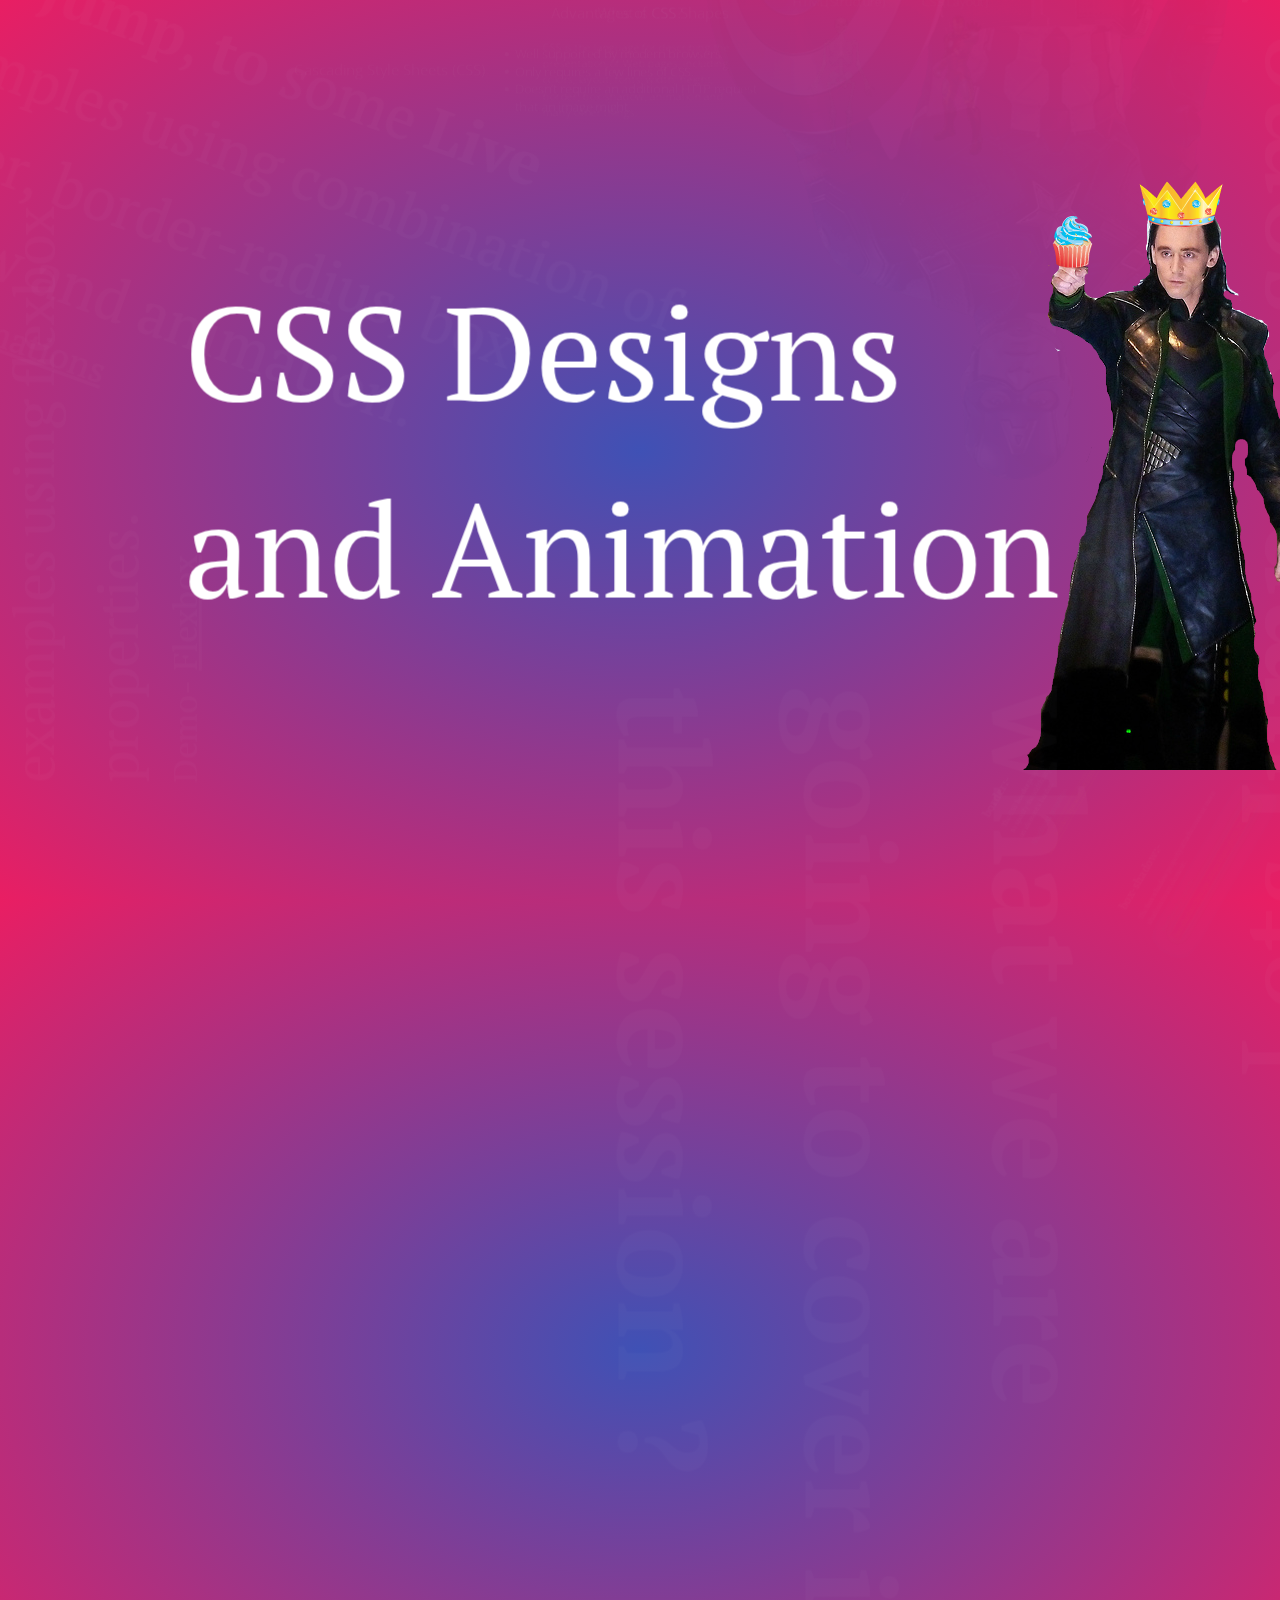
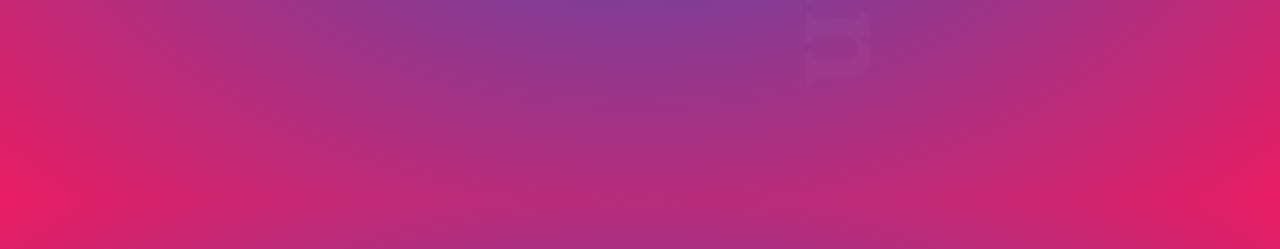
<file: index.html>
<!doctype html>
<html lang="en">

<head>
    <meta charset="utf-8" />
    <meta name="viewport" content="width=1024" />
    <meta name="apple-mobile-web-app-capable" content="yes" />
    <title>CSS Designs and Animations </title>
    <link href="http://fonts.googleapis.com/css?family=Open+Sans:regular,semibold,italic,italicsemibold|PT+Sans:400,700,400italic,700italic|PT+Serif:400,700,400italic,700italic" rel="stylesheet" />
    <link href="css/impress-demo.css" rel="stylesheet" />
    <style type="text/css">
    body {
        background: rgb(215, 215, 215);
        background: -webkit-gradient(radial, 50% 50%, 0, 50% 50%, 500, from(#3F51B5), to(#E91E63));
        background: -webkit-radial-gradient(#3F51B5, #E91E63));
        background: radial-gradient(#3F51B5, #E91E63);
    }
    .demo {
        background: transparent;
        text-shadow: none;
        text-decoration: underline;
    }
    .demo:hover, .demo:focus, .demo:active {
        background: transparent;
        text-shadow: none;
        text-decoration: underline;
    }
    .slide {
        box-shadow: none;
    }
    .impress-enabled .step {
        opacity: 0.02;
    }
    </style>
</head>

<body class="impress-not-supported">
    <div id="impress">
        <div id="title" class="step" data-x="0" data-y="0" data-scale="4">
            <h1 style="font-size: 130px; color: #fff;">CSS Designs and Animation</h1>
            <div style="float:right; position:absolute; right:-350px;top:-150px;">
                <img style="" src="images/loki.png">
            </div>
        </div>
        <div class="step slide" data-x="-1000" data-y="-1500" style="background:#e60a6f;width:1024px;background:transparent;color: #fff;border: none;">
            <h1 style="font-size: 60px;line-height: 580px; text-align: center;">Cascading Style Sheets (CSS)</h1>
        </div>
        <div class="step slide" data-x="0" data-y="-1500" style="background:#46d7af;background:transparent;color: #fff;border: none;">
            <h1 style="font-size: 60px;line-height: 120px;text-align: center;">What is CSS?</h1>
            <q style="font-size: 45px;line-height: 65px;margin-top: 45px;">CSS is the language for describing the presentation of Web pages, including colors, layout, fonts, width, height, border, box-shadow, animation and many other things.</q>
        </div>
        <div class="step slide" data-x="1000" data-y="-1500" style="background:#633ea5;background:transparent;color: #fff;border: none;">
            <div class="htmlStruct" style="float: left; width: 50%;">
                <h1 style="font-size: 50px;margin-bottom: 20px;">HTML(Structure)</h1>
                <img style="max-width: 100%;" src="images/human-skeleton.png">
            </div>
            <div class="cssStruct">
                <h1 style="font-size: 50px;margin-bottom: 20px;float: right;">CSS(Layout)</h1>
                <img style="max-width: 30%; float: right;" src="images/robert.png">
            </div>
        </div>
        <div class="step slide" data-x="0" data-y="-1500" style="background:#46d7af;width:1200px;background:transparent;color: #fff;border: none;">
            <h1 style="font-size: 60px;line-height: 120px;text-align: center;">Advantages of CSS Shapes</h1>
            <ul style="margin-top: 30px; padding:40px;font-size: 50px; line-height: 70px; list-style: initial;">
                <li>Well supported by modern browsers.</li>
                <li>Only requires a few lines of CSS.</li>
                <li>Doesn’t require an additional HTTP request that an image might.</li>
            </ul>
        </div>
        <div id="its" class="step" data-x="850" data-y="3000" data-rotate="90" data-scale="5">
            <p><strong style="font-size: 100px; color: #fff;">what we are going to cover in this session ?
                </strong></p>
        </div>
        <div class="step slide" data-x="2000" data-y="-3500" style="background:#e60a6f;background:transparent;color: #fff;border: none;">
            <h1 style="margin-top:40px;font-size: 50px;"><b>Agenda</b></h1>
            <ul style="margin-top: 30px; padding:40px;font-size: 50px; line-height: 70px; list-style: initial;">
                <li>Border</li>
                <li>Border-radius</li>
                <li>Box shadow</li>
                <li>Animations</li>
                <li>Flexbox</li>
            </ul>
        </div>
        <div id="big" class="step" data-x="3500" data-y="-2100" data-rotate="180" data-scale="6" style="width: 1200px;">
            <div style="float: left;">
                <p style="color: #fff;">Let's <b>Get </b> <span class="thoughts">Started!</span></p>
            </div>
            <div style="float:right; position:absolute; right:0;top:-100px;">
                <img style="max-width: 75%;" src="images/captan.png">
            </div>
        </div>
        <div class="step" data-x="2825" style="color: #fff;" data-y="2325" data-z="-3000" data-rotate="300" data-scale="1">
            <h1 style="font-size: 80px;margin-bottom: 50px;"><b>border:-</b></h1>
            <p>The CSS <b>border</b> properties allow you to specify the width, style and color of an element's border.</p>
            <p style="color: #46d7af;margin-top: 30px;">Shorthand property- </p>
            <pre style="border: 3px solid #ffc201;text-align: center;color: #ffc201;margin-top: 30px;">border: 3px solid #ffc201;</pre>
        </div>
        <div class="step" data-x="3625" style="color: #fff;" data-y="3825" data-z="-300" data-rotate="360" data-scale="2">
            <h1 style="font-size: 80px;margin-bottom: 50px;"><b>border-radius :-</b></h1>
            <p>The <b>border-radius</b> property is used to add rounded corners to an element.</p>
            <p style="color: #46d7af;margin-top: 30px;">Shorthand property- </p>
            <pre style="border: 3px solid #ffc201;border-radius:10px;text-align: center;color: #ffc201;margin-top: 30px;">border-radius: 10px;</pre>
        </div>
        <div id="border" class="step" data-x="3500" data-y="-850" data-rotate="270" data-scale="6" style="color: #fff;width: 1200px;">
            <p style="font-size: 80px;">Lets <b class="positioning">Jump</b>, <b class="rotating">to</b> some <b class="scaling">Live</b> examples using border and border-radius.</p>
            <p>Demo- <a class="demo" target="_blank" href="animations/border&border-radius/index.html" style=" cursor: pointer;">border and border-radius</a></p>
        </div>
        <div class="step" data-x="3825" style="color: #fff;width: 1200px;" data-y="2825" data-z="-3000" data-rotate="300" data-scale="1">
            <h1 style="font-size: 80px;margin-bottom: 50px;"><b>box-shadow:-</b></h1>
            <p>The <b>box-shadow</b> property attaches one or more shadows to an element.</p>
            <p style="color: #46d7af;margin-top: 30px;">Shorthand property- </p>
            <pre style="border: 3px solid #ffc201;text-align: center;color: #ffc201;margin-top: 30px; box-shadow: 2px 2px 100px 10px rgb(70, 215, 175);">box-shadow: 2px 2px 100px 10px rgb(70, 215, 175);</pre>
        </div>
        <div class="step" data-x="3625" style="color: #fff;width: 1200px;" data-y="3825" data-z="2000" data-rotate="360" data-scale="2">
            <h1 style="font-size: 80px;margin-bottom: 50px;"><b>Animation-</b></h1>
            <p>The <b>animation</b> property in CSS can be used to animate transitions from one CSS style to another. Each animation needs to be defined with the <b>@keyframes</b> at-rule which is then called with the <b>animation</b> property.</p>
        </div>
        <div class="step" data-x="4625" style="color: #fff;width: 1200px;" data-y="4825" data-z="-300" data-rotate="360" data-scale="2">
            <p style="color: #46d7af;margin-top: 30px;">Define Animation- </p>
            <pre style="color: #ffc201;max-resolution: res;gin-top: 10px;font-size: 30px;">
                @keyframes pulse {
                      0% {
                        background-color: #001F3F;
                      }
                      100% {
                        background-color: #FF4136;
                      }
                }
            </pre>
            <p style="color: #46d7af;margin-top: 30px;">Shorthand animation property- </p>
            <pre style="color: #ffc201;margin-top: 10px;">animation: pulse 5s ease 3s alternative infinite;</pre>
        </div>
        <div id="amimations" class="step" data-x="-1500" data-y="-850" data-rotate="380" data-scale="3" style="color: #fff;width: 1200px;">
            <p style="font-size: 80px;">Lets <b class="positioning">Jump</b>, <b class="rotating">to</b> some <b class="scaling">Live</b> examples using combination of border, border-radius, box-shadow and animation.</p>
            <p>Demo - <a class="demo" href="animations/combined_animation/index.html" target="_blank" style="cursor: pointer;">Animations</a></p>
        </div>
        <div id="watch" class="step" data-x="-1500" data-y="-1950" data-rotate="360" data-scale="1" style="color: #fff;width: 1200px;">
            <p style="font-size: 80px;">Complementary Example</p>
            <p>Demo - <a class="demo" href="animations/wrist_watch/index.html" target="_blank" style="cursor: pointer;">Wrist Watch</a></p>
        </div>
        <div class="step" data-x="6700" data-y="-3900" data-scale="2" style="color: #fff;width: 1200px;" >
            <h1 style="font-size: 80px;margin-bottom: 50px;"><b>Flexbox (Flexible Box):-</b></h1>
            <p>The <b>Flexbox</b> Layout aims at providing a more efficient way to layout, align and distribute space among items in a container, even when their size is unknown or dynamic.</p>
            <p style="color: #46d7af;margin-top: 30px;"> Syntax- </p>
            <pre style="color: #ffc201;">display: flex;</pre>
        </div>
        <div id="flexbox" class="step" data-x="-2500" data-y="-250" data-rotate="270" data-z="-300" data-scale="3" style="color: #fff;width: 1200px;">
            <p style="font-size: 80px;">Lets <b class="positioning">Jump</b>, <b class="rotating">to</b> some <b class="scaling">Live</b> examples using flexbox properties.</p>
            <p>Demo- <a class="demo" target="_blank" href="animations/flexbox/index.html">Flexbox</a></p>
        </div>
        <div class="step" data-x="6100" data-y="4200" data-z="-100" style="color: #fff;width: 1200px;" data-rotate-x="-30" data-rotate-y="0" data-scale="2">
            <h1 style="margin:40px;font-size: 80px;"><b>If you like this session then plz try to make this one-</b></h1>
            <p>Assignment - <a class="demo" href="images/assignment.png" target="_blank" style="cursor: pointer;">Andhera kayam rahe</a></p>
        </div>
        <div id="its-in-3d" class="step" data-x="5200" data-y="-4300" data-z="-100" style="color: #fff;width: 1200px;" data-rotate-x="-40" data-rotate-y="10" data-scale="1">
            <div>
                <p style="font-size: 150px;color: #fff;margin-bottom: 20px;">Thanks :)</p>
                Source url:- <a class="demo" href="https://github.com/amituidev/CSS-Designs-and-Animation">https://github.com/amituidev/CSS-Designs-and-Animation</a>
            </div>
            <div style="margin-top: 15px;">
                Codepen url : <a class="demo" href="https://codepen.io/amituidev/">https://codepen.io/amituidev/</a>
            </div>
        </div>
    </div>
    <script src="js/impress.js"></script>
    <script>
    impress().init();
    </script>
</body>

</html>
</file>
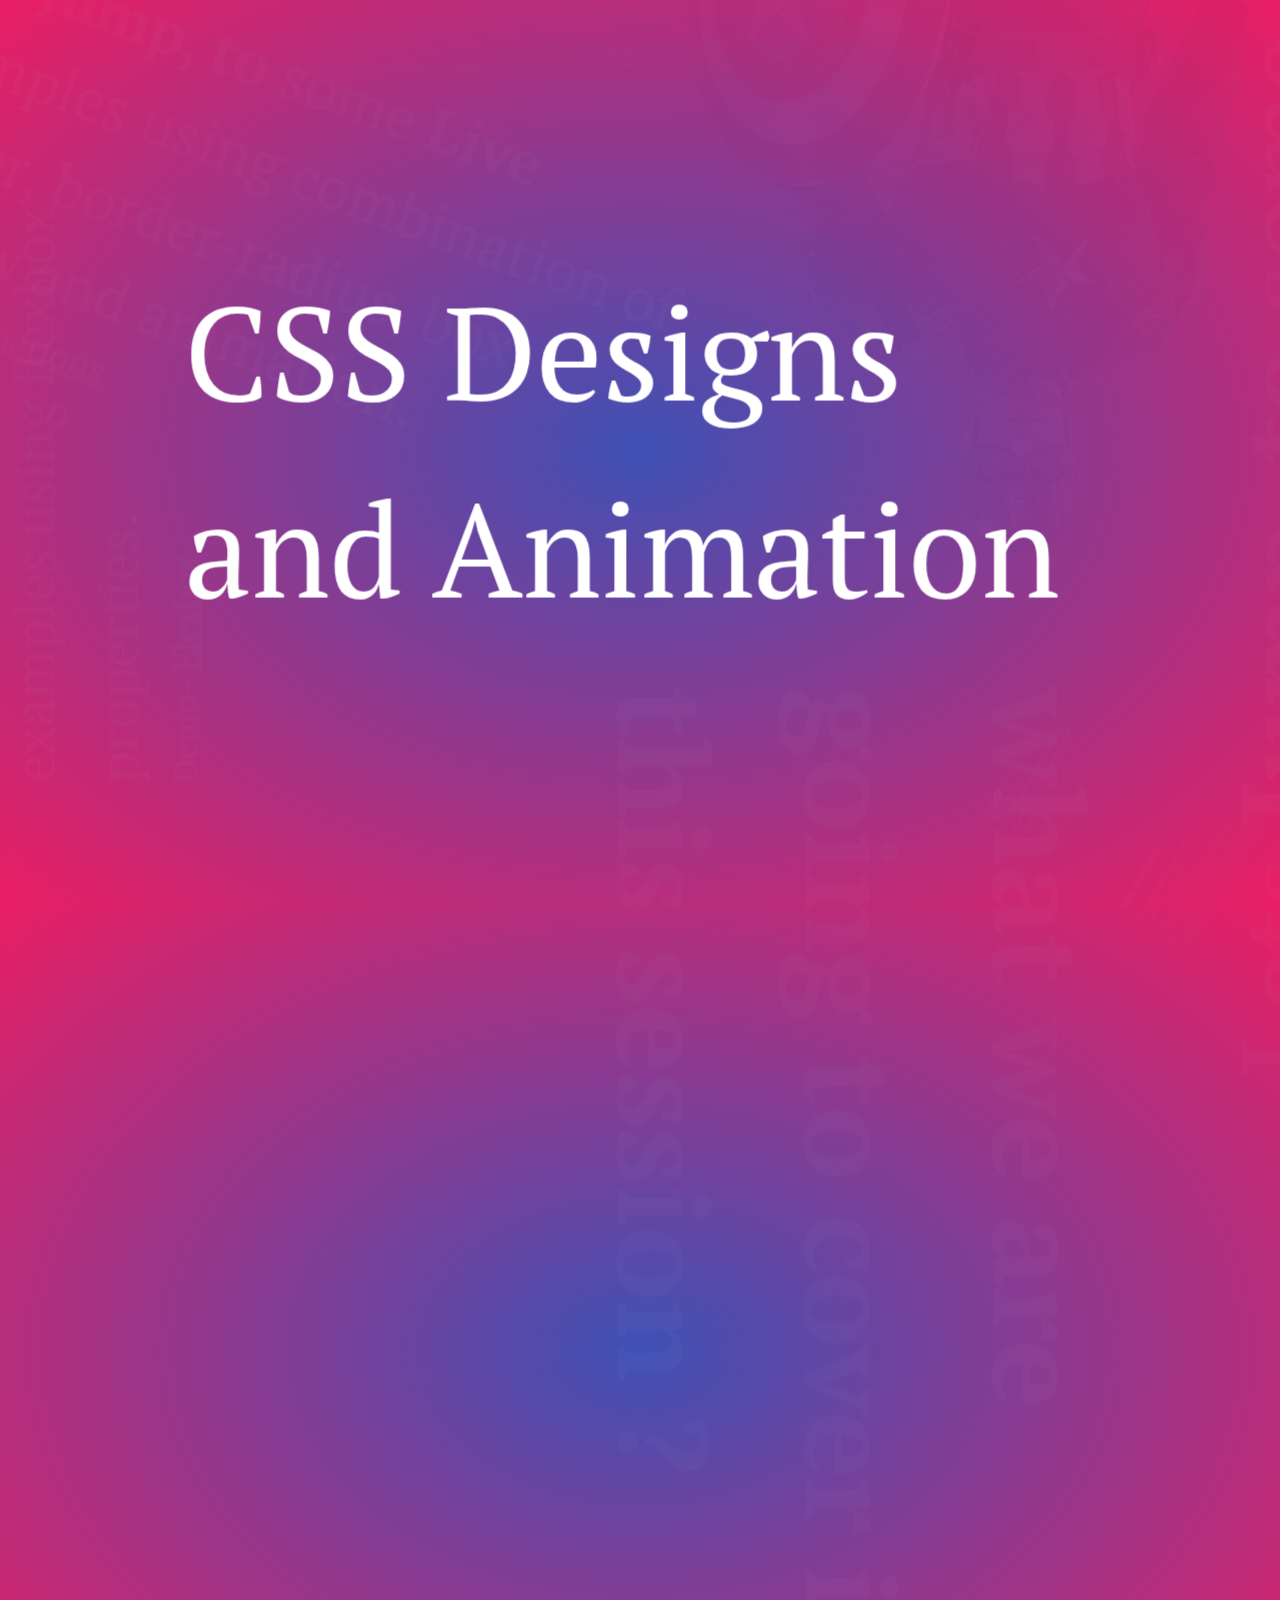
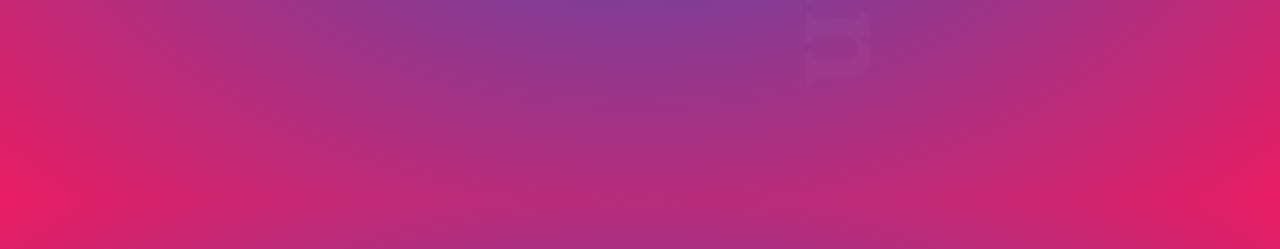
<file: css_presentaion/index.html>
<!doctype html>
<html lang="en">

<head>
    <meta charset="utf-8" />
    <meta name="viewport" content="width=1024" />
    <meta name="apple-mobile-web-app-capable" content="yes" />
    <title>CSS Designs and Animations </title>
    <link href="http://fonts.googleapis.com/css?family=Open+Sans:regular,semibold,italic,italicsemibold|PT+Sans:400,700,400italic,700italic|PT+Serif:400,700,400italic,700italic" rel="stylesheet" />
    <link href="css/impress-demo.css" rel="stylesheet" />
    <style type="text/css">
    body {
        background: rgb(215, 215, 215);
        background: -webkit-gradient(radial, 50% 50%, 0, 50% 50%, 500, from(#3F51B5), to(#E91E63));
        background: -webkit-radial-gradient(#3F51B5, #E91E63));
        background: radial-gradient(#3F51B5, #E91E63);
    }
    .demo {
        background: transparent;
        text-shadow: none;
        text-decoration: underline;
    }
    .demo:hover, .demo:focus, .demo:active {
        background: transparent;
        text-shadow: none;
        text-decoration: underline;
    }
    .slide {
        box-shadow: none;
    }
    .impress-enabled .step {
        opacity: 0.02;
    }
    </style>
</head>

<body class="impress-not-supported">
    <div id="impress">
        <div id="title" class="step" data-x="0" data-y="0" data-scale="4">
            <h1 style="font-size: 130px; color: #fff;">CSS Designs and Animation</h1>
        </div>
        <div class="step slide" data-x="-1000" data-y="-1500" style="background:#e60a6f; background:transparent;color: #fff;border: none;">
            <h1 style="font-size: 60px;line-height: 580px; text-align: center;">Cascading Style Sheets (CSS)</h1>
        </div>
        <div class="step slide" data-x="0" data-y="-1500" style="background:#46d7af;background:transparent;color: #fff;border: none;">
            <h1 style="font-size: 60px;line-height: 120px;text-align: center;">What is CSS?</h1>
            <q style="font-size: 45px;line-height: 65px;margin-top: 45px;">CSS is the language for describing the presentation of Web pages, including colors, layout, fonts, width, height, border, box-shadow, animation and many other things.</q>
        </div>
        <div class="step slide" data-x="1000" data-y="-1500" style="background:#633ea5;background:transparent;color: #fff;border: none;">
            <div class="htmlStruct" style="float: left; width: 50%;">
                <h1 style="font-size: 50px;margin-bottom: 20px;">HTML(Structure)</h1>
                <img style="max-width: 100%;" src="images/human-skeleton.png">
            </div>
            <div class="cssStruct">
                <h1 style="font-size: 50px;margin-bottom: 20px;float: right;">CSS(Layout)</h1>
                <img style="max-width: 30%; float: right;" src="images/robert.png">
            </div>
        </div>
        <div id="its" class="step" data-x="850" data-y="3000" data-rotate="90" data-scale="5">
            <p><strong style="font-size: 100px; color: #fff;">what we are going to cover in this session ?
                </strong></p>
        </div>
        <div class="step slide" data-x="2000" data-y="-3500" style="background:#e60a6f;background:transparent;color: #fff;border: none;">
            <h1 style="margin-top:40px;font-size: 50px;"><b>Agenda</b></h1>
            <ul style="margin-top: 30px; padding:40px;font-size: 50px; line-height: 70px; list-style: initial;">
                <li>Border</li>
                <li>Border-radius</li>
                <li>Box shadow</li>
                <li>Animations</li>
                <li>Flexbox</li>
            </ul>
        </div>
        <div id="big" class="step" data-x="3500" data-y="-2100" data-rotate="180" data-scale="6" style="width: 1200px;">
            <div style="float: left;">
                <p style="color: #fff;">Let's <b>Get </b> <span class="thoughts">Started!</span></p>
            </div>
            <div style="float:right; position:absolute; right:0;top:-150px;">
                <img style="max-width: 80%;" src="images/captan.png">
            </div>
        </div>
        <div class="step" data-x="2825" style="color: #fff;" data-y="2325" data-z="-3000" data-rotate="300" data-scale="1">
            <h1 style="font-size: 80px;margin-bottom: 50px;"><b>border:-</b></h1>
            <p>The CSS <b>border</b> properties allow you to specify the width, style and color of an element's border.</p>
            <p style="color: #46d7af;margin-top: 30px;">Shorthand property- </p>
            <pre style="border: 3px solid #ffc201;text-align: center;color: #ffc201;margin-top: 30px;">border: 3px solid #ffc201;</pre>
        </div>
        <div class="step" data-x="3625" style="color: #fff;" data-y="3825" data-z="-300" data-rotate="360" data-scale="2">
            <h1 style="font-size: 80px;margin-bottom: 50px;"><b>border-radius :-</b></h1>
            <p>The <b>border-radius</b> property is used to add rounded corners to an element.</p>
            <p style="color: #46d7af;margin-top: 30px;">Shorthand property- </p>
            <pre style="border: 3px solid #ffc201;border-radius:10px;text-align: center;color: #ffc201;margin-top: 30px;">border-radius: 10px;</pre>
        </div>
        <div id="border" class="step" data-x="3500" data-y="-850" data-rotate="270" data-scale="6" style="color: #fff;width: 1200px;">
            <p style="font-size: 80px;">Lets <b class="positioning">Jump</b>, <b class="rotating">to</b> some <b class="scaling">Live</b> examples using border and border-radius.</p>
            <p>Demo- <a class="demo" target="_blank" href="animations/border&border-radius/index.html" style=" cursor: pointer;">border and border-radius</a></p>
        </div>
        <div class="step" data-x="3825" style="color: #fff;width: 1200px;" data-y="2825" data-z="-3000" data-rotate="300" data-scale="1">
            <h1 style="font-size: 80px;margin-bottom: 50px;"><b>box-shadow:-</b></h1>
            <p>The <b>box-shadow</b> property attaches one or more shadows to an element.</p>
            <p style="color: #46d7af;margin-top: 30px;">Shorthand property- </p>
            <pre style="border: 3px solid #ffc201;text-align: center;color: #ffc201;margin-top: 30px; box-shadow: 2px 2px 100px 10px rgb(70, 215, 175);">box-shadow: 2px 2px 100px 10px rgb(70, 215, 175);</pre>
        </div>
        <div class="step" data-x="3625" style="color: #fff;width: 1200px;" data-y="3825" data-z="2000" data-rotate="360" data-scale="2">
            <h1 style="font-size: 80px;margin-bottom: 50px;"><b>Animation-</b></h1>
            <p>The <b>animation</b> property in CSS can be used to animate transitions from one CSS style to another. Each animation needs to be defined with the <b>@keyframes</b> at-rule which is then called with the <b>animation</b> property.</p>
        </div>
        <div class="step" data-x="4625" style="color: #fff;width: 1200px;" data-y="4825" data-z="-300" data-rotate="360" data-scale="2">
            <p style="color: #46d7af;margin-top: 30px;">Define Animation- </p>
            <pre style="color: #ffc201;max-resolution: res;gin-top: 10px;font-size: 30px;">
                @keyframes pulse {
                      0% {
                        background-color: #001F3F;
                      }
                      100% {
                        background-color: #FF4136;
                      }
                }
            </pre>
            <p style="color: #46d7af;margin-top: 30px;">Shorthand animation property- </p>
            <pre style="color: #ffc201;margin-top: 10px;">animation: pulse 5s ease 3s alternative infinite;</pre>
        </div>
        <div id="amimations" class="step" data-x="-1500" data-y="-850" data-rotate="380" data-scale="3" style="color: #fff;width: 1200px;">
            <p style="font-size: 80px;">Lets <b class="positioning">Jump</b>, <b class="rotating">to</b> some <b class="scaling">Live</b> examples using combination of border, border-radius, box-shadow and animation.</p>
            <p>Demo - <a class="demo" href="animations/combined_animation/index.html" target="_blank" style="cursor: pointer;">Animations</a></p>
        </div>
        <div id="watch" class="step" data-x="-1500" data-y="-1950" data-rotate="360" data-scale="1" style="color: #fff;width: 1200px;">
            <p style="font-size: 80px;">Ek ke sath ek free</p>
            <p>Demo - <a class="demo" href="animations/wrist_watch/index.html" target="_blank" style="cursor: pointer;">Wrist Watch</a></p>
        </div>
        <div class="step" data-x="6700" data-y="-3900" data-scale="2" style="color: #fff;width: 1200px;" >
            <h1 style="font-size: 80px;margin-bottom: 50px;"><b>Flexbox (Flexible Box):-</b></h1>
            <p>The <b>Flexbox</b> Layout aims at providing a more efficient way to layout, align and distribute space among items in a container, even when their size is unknown or dynamic.</p>
            <p style="color: #46d7af;margin-top: 30px;"> Syntax- </p>
            <pre style="color: #ffc201;">display: flex;</pre>
        </div>
        <div id="flexbox" class="step" data-x="-2500" data-y="-250" data-rotate="270" data-z="-300" data-scale="3" style="color: #fff;width: 1200px;">
            <p style="font-size: 80px;">Lets <b class="positioning">Jump</b>, <b class="rotating">to</b> some <b class="scaling">Live</b> examples using flexbox properties.</p>
            <p>Demo- <a class="demo" target="_blank" href="animations/flexbox/index.html">Flexbox</a></p>
        </div>
        <div id="its-in-3d" class="step" data-x="6200" data-y="4300" data-z="-100" data-rotate-x="-40" data-rotate-y="10" data-scale="2">
            <p style="font-size: 180px;color: #fff;">Thanks :)</span>
        </div>
    </div>
    <script src="js/impress.js"></script>
    <script>
    impress().init();
    </script>
</body>

</html>
</file>
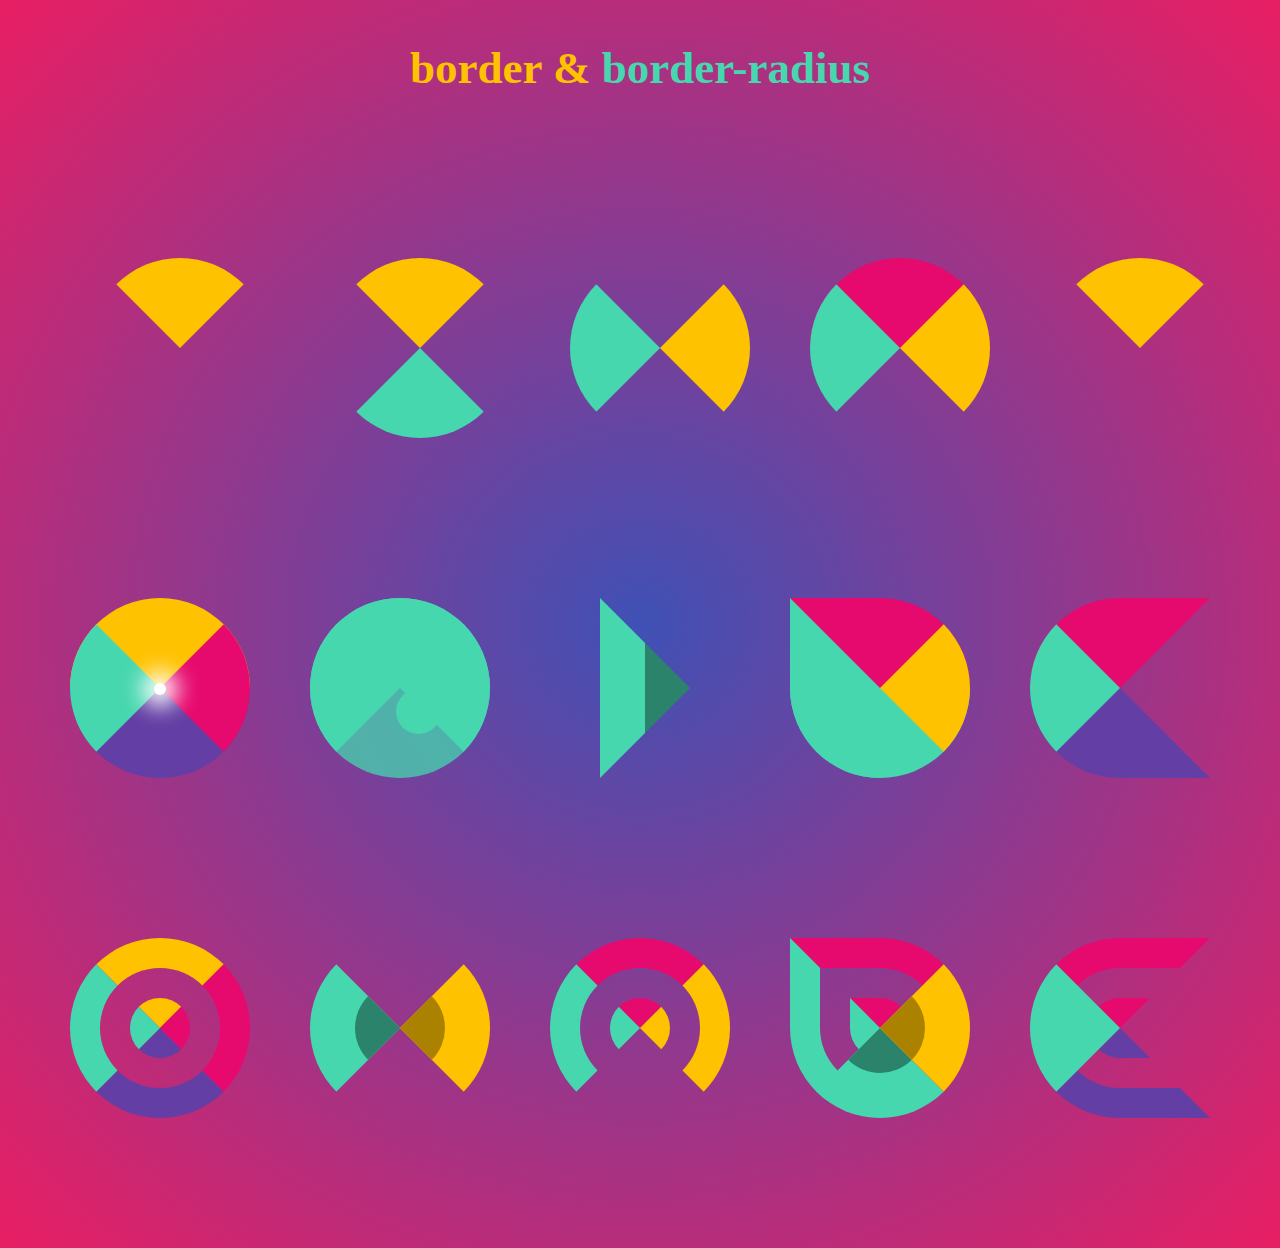
<file: animations/border&border-radius/index.html>
<!DOCTYPE html>
<html>

<head>
    <title>border and border-radius</title>
    <link rel="stylesheet" href="style.css">
</head>

<body>
    <h2>border & <span>border-radius</span></h2>
    <div class="border-wrapper">
        <div class="border1 border"></div>
        <div class="border2 border"></div>
        <div class="border3 border"></div>
        <div class="border4 border"></div>
        <div class="multi_border">
            <div class="shape1"></div>
            <div class="shape2"></div>
            <div class="shape3"></div>
            <div class="shape4"></div>
        </div>
    </div>
    <div class="border-wrapper">
        <div class="border_rotate">
	        <div class="border6 border">
	        </div>
	        <span></span>
	    </div>
        <div class="border7 border">
        	<span></span>
        </div>
        <div class="border8 border"></div>
        <div class="border9 border"></div>
        <div class="border10 border"></div>
    </div>
    <div class="border-wrapper border-style">
        <div class="border_rotate">
            <div class="border6 border">
            </div>
        </div>
        <div class="border3 border"></div>
        <div class="border4 border"></div>
        <div class="border9 border"></div>
        <div class="border10 border"></div>
    </div>
</body>

</html>
</file>
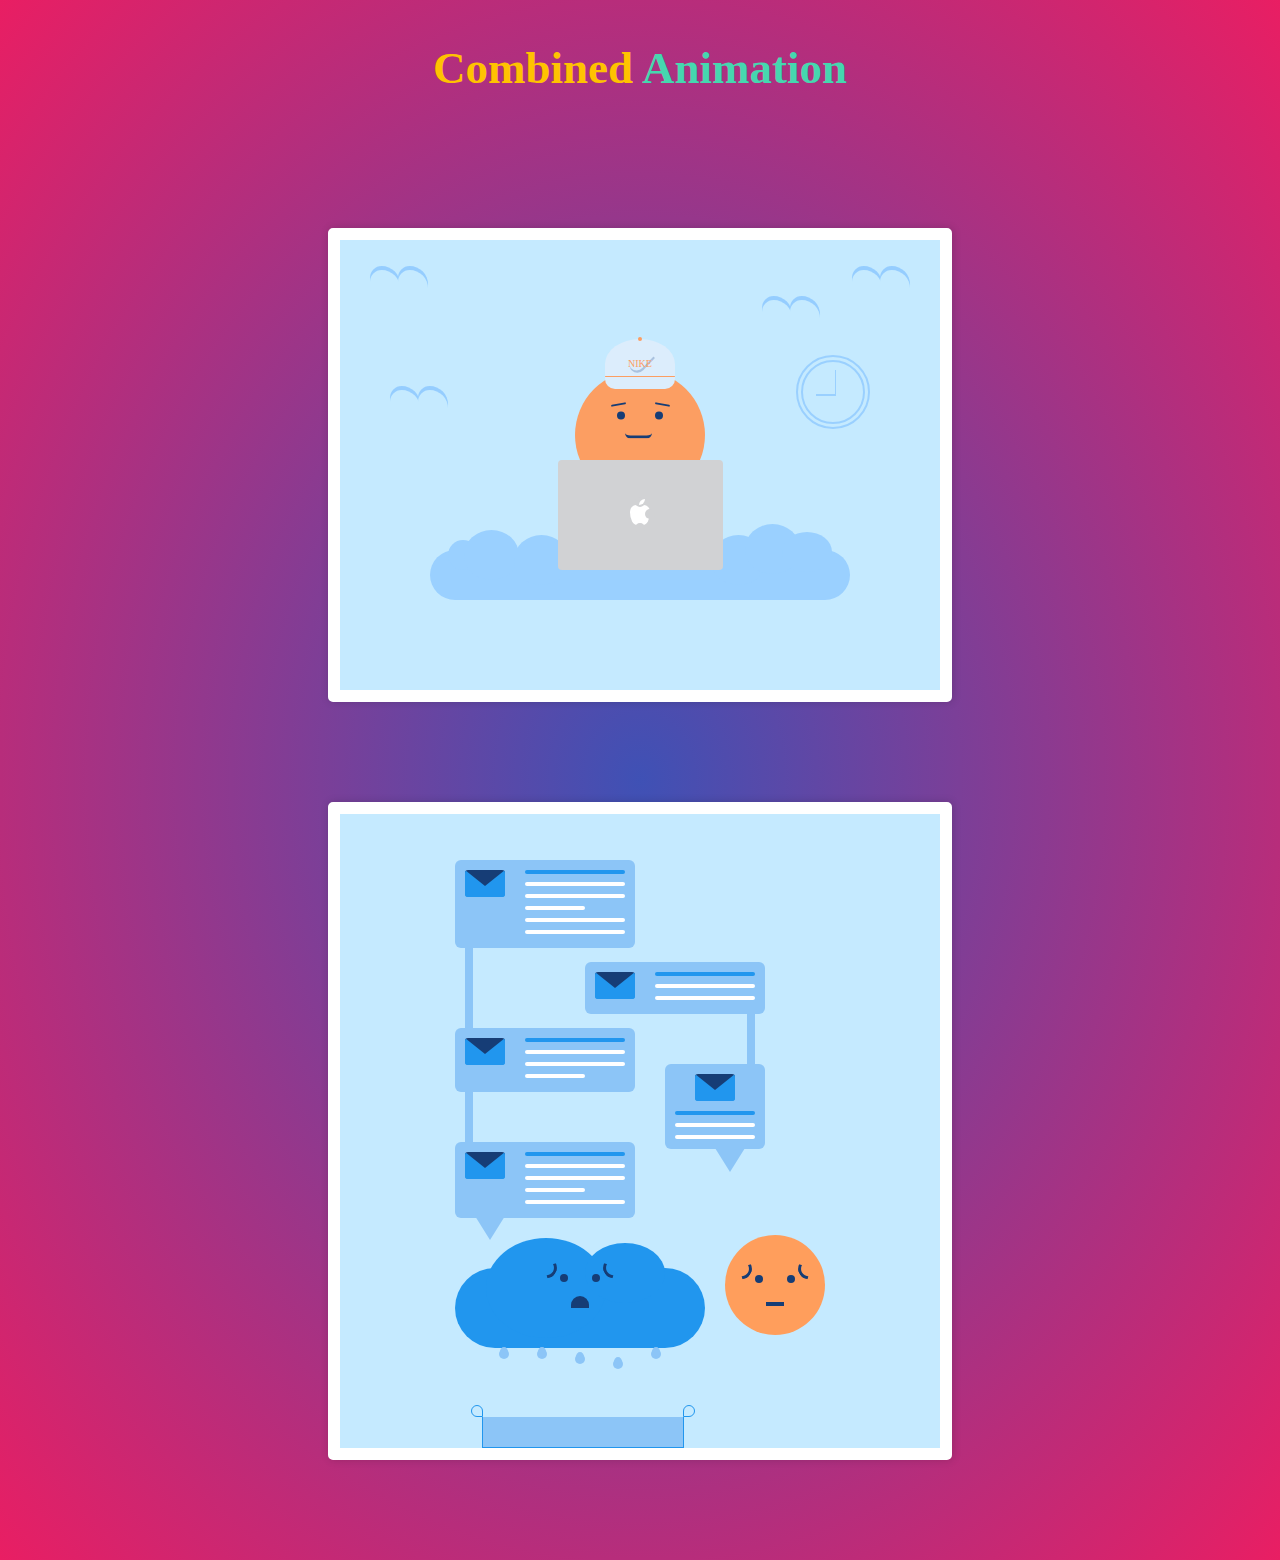
<file: animations/combined_animation/index.html>
<!DOCTYPE html>
<html>

<head>
    <title>Combination of border, border-radius, box-shadow and animation</title>
    <link rel="stylesheet" href="style.css">
</head>

<body>
    <h2>Combined <span>Animation</span></h2>
    <!-- Shape 1 -->
    <section class="shape_wrapper shape1">
        <div class="shape_container">
            <div class="messages">
                <span>Hi</span>
                <span>😜</span>
                <span>😂</span>
                <span>Wow...</span>
                <span>😢</span>
            </div>
            <div class="messagesLeft">
                <span>❤️</span>
                <span>👍</span>
                <span>⛹</span>
                <span>Wow...</span>
                <span>♫</span>
            </div>
            <div class="messagesRight">
                <span>Hi</span>
                <span>💔</span>
                <span>Hi Mona</span>
                <span>✍</span>
            </div>
            <div class="clock_shape">
                <span class="hour_line"></span>
                <span class="min_line"></span>
            </div>
            <div class="operator_shape_wrap">
                <div class="operator">
                    <div class="operator_face">
                        <span class="eye left">
                            <span class="bar left"></span>
                        </span>
                        <span class="eye right">
                            <span class="bar right"></span>
                        </span>
                        <span class="mouth">
                            <span class="tongue"></span>
                        </span>
                    </div>
                    <div class="hat">
                        <span class="name">Nike</span>
                        <span class="sign"></span>
                    </div>
                </div>
                <div class="laptop_wrap">
                    <div class="mac_logo">
                        <div class="apple_logo">
                            <span class="top"></span>
                            <span class="part1"></span>
                        </div>
                    </div>
                </div>
                <div class="cloud_wrapper">
                    <span class="cloud cloud1"></span>
                    <span class="cloud cloud2"></span>
                    <span class="cloud cloud3"></span>
                    <span class="cloud cloud4"></span>
                    <span class="cloud cloud5"></span>
                    <span class="cloud cloud6"></span>
                </div>
            </div>
            <div class="bird bird1"></div>
            <div class="bird bird2"></div>
            <div class="bird bird3"></div>
            <div class="bird bird4"></div>
        </div>
    </section>
    <!-- Shape 2 -->
    <section class="shape_wrapper shape2">
        <div class="shape_container">
            <div class="cloud_messages_wrapper part1">
                <ul>
                    <li>
                        <div class="message_wrapper">
                            <div class="message_box_icon"></div>
                            <div class="message_box_modal">
                                <span></span>
                                <span></span>
                                <span></span>
                                <span></span>
                                <span></span>
                                <span></span>
                            </div>
                        </div>
                    </li>
                    <li>
                        <div class="message_wrapper">
                            <div class="message_box_icon"></div>
                            <div class="message_box_modal">
                                <span></span>
                                <span></span>
                                <span></span>
                                <span></span>
                            </div>
                        </div>
                    </li>
                    <li>
                        <div class="message_wrapper">
                            <div class="message_box_icon"></div>
                            <div class="message_box_modal">
                                <span></span>
                                <span></span>
                                <span></span>
                                <span></span>
                                <span></span>
                            </div>
                        </div>
                    </li>
                </ul>
            </div>
            <div class="cloud_messages_wrapper part2">
                <ul>
                    <li>
                        <div class="message_wrapper">
                            <div class="message_box_icon"></div>
                            <div class="message_box_modal">
                                <span></span>
                                <span></span>
                                <span></span>
                            </div>
                        </div>
                    </li>
                    <li>
                        <div class="message_wrapper">
                            <div class="message_box_icon"></div>
                            <div class="message_box_modal">
                                <span></span>
                                <span></span>
                                <span></span>
                            </div>
                        </div>
                    </li>
                </ul>
            </div>
            <div class="clearfix"></div>
            <div class="cloudWrapper">
                <div class="cloud">
                    <span class="cloudOne"></span>
                    <span class="cloudTwo"></span>
                    <div class="smilyFace">
                        <div class="eye1 eye-wrap">
                            <span class="bar1 barWrap"></span>
                        </div>
                        <div class="eye2 eye-wrap">
                            <span class="bar2 barWrap"></span>
                        </div>
                        <div class="mouth-wrap"></div>
                    </div>
                    <div class="drop_wrapper">
                        <span class="drop"></span>
                        <span class="drop"></span>
                        <span class="drop"></span>
                        <span class="drop"></span>
                        <span class="drop"></span>
                    </div>
                </div>
                <div class="smilyShape">
                    <div class="smilyBox">
                        <div class="smilyFace">
                            <div class="eye1 eye-wrap">
                                <span class="bar1 barWrap"></span>
                            </div>
                            <div class="eye2 eye-wrap">
                                <span class="bar2 barWrap"></span>
                            </div>
                            <div class="mouth-wrap"></div>
                        </div>
                    </div>
                </div>
            </div>
            <div class="bucket">
            </div>
        </div>
    </section>
</body>

</html>
</file>
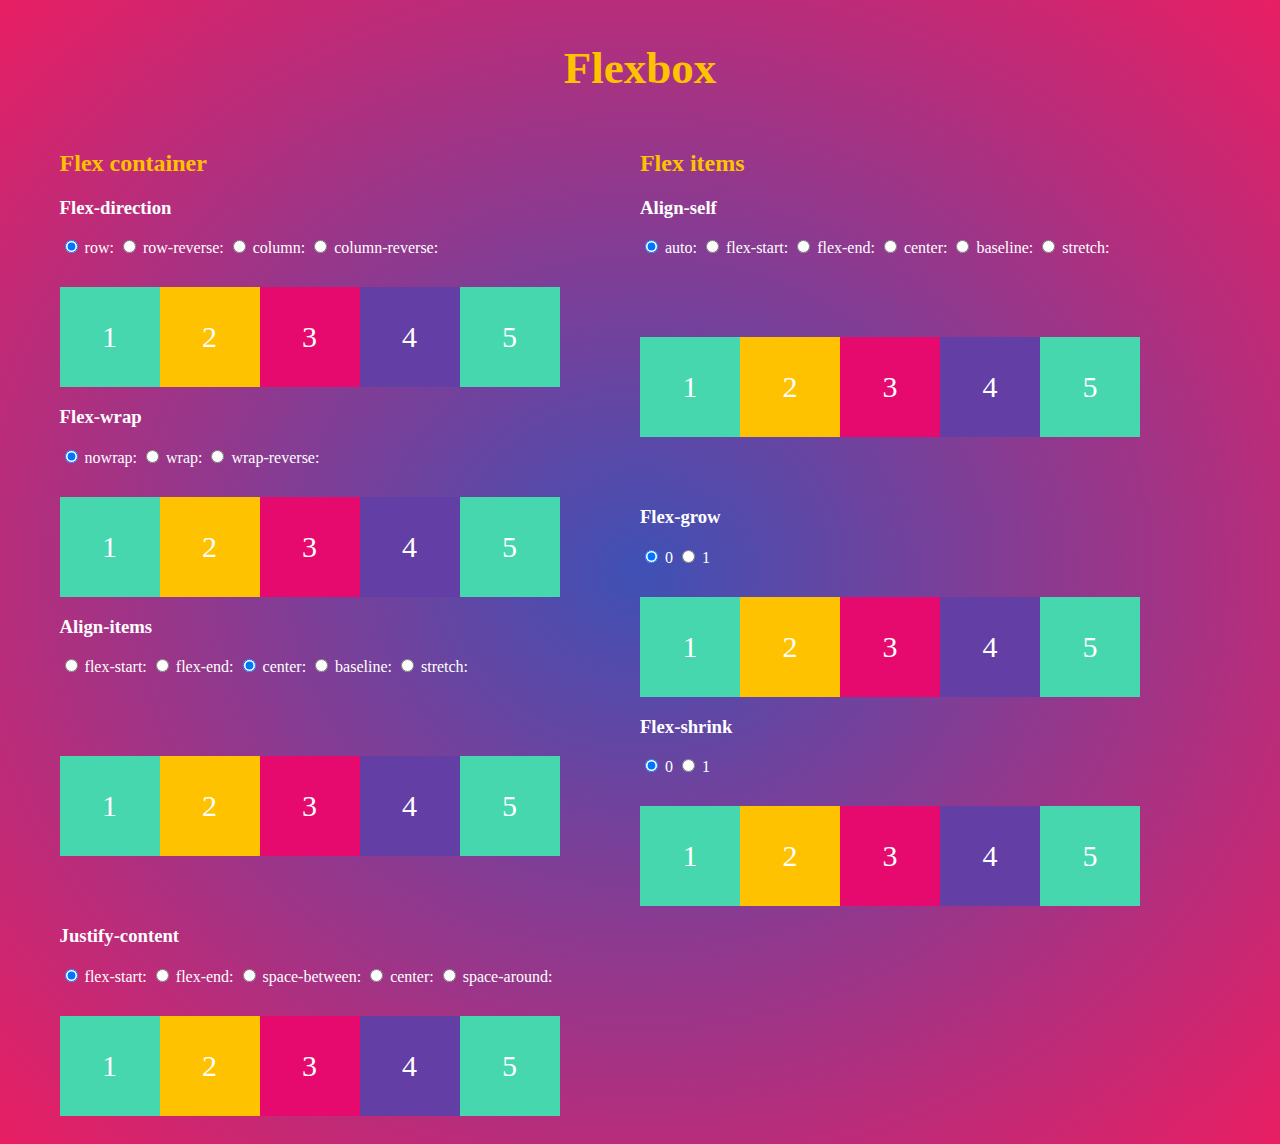
<file: animations/flexbox/index.html>
<!DOCTYPE html>
<html>

<head>
    <meta charset="utf-8">
    <meta http-equiv="X-UA-Compatible" content="IE=edge">
    <title>Flexbox</title>
    <link rel="stylesheet" href="css/style.css">
</head>

<body>
    <h2>Flexbox</h2>
    <div class="main-wrapper">
        <div class="flex-container-property wrapper">
            <h2 style="font-size: 24px;text-align: left;line-height: 30px;">Flex container</h2>
            <div class="row">
                <div class="radio-selector">
                    <h3>Flex-direction</h3>
                    <div class="radio">
                        <input name="flex-direction" type="radio" class="flex" id="R11" value="row" checked>
                        <label for="R11">row:</label>
                        <input name="flex-direction" type="radio" class="flex" id="R12" value="row-reverse">
                        <label for="R12">row-reverse:</label>
                        <input name="flex-direction" type="radio" class="flex" id="R13" value="column">
                        <label for="R13">column:</label>
                        <input name="flex-direction" type="radio" class="flex" id="R14" value="column-reverse">
                        <label for="R14">column-reverse:</label>
                    </div>
                </div>
                <div class="container">
                    <div class="item">1</div>
                    <div class="item">2</div>
                    <div class="item">3</div>
                    <div class="item">4</div>
                    <div class="item">5</div>
                </div>
            </div>
            <div class="row">
                <div class="radio-selector">
                    <h3>Flex-wrap</h3>
                    <div class="radio">
                        <input name="flex-wrap" type="radio" class="flex" id="R11" value="nowrap" checked>
                        <label for="R11">nowrap:</label>
                        <input name="flex-wrap" type="radio" class="flex" id="R12" value="wrap">
                        <label for="R12">wrap:</label>
                        <input name="flex-wrap" type="radio" class="flex" id="R13" value="wrap-reverse">
                        <label for="R13">wrap-reverse:</label>
                    </div>
                </div>
                <div class="container">
                    <div class="item">1</div>
                    <div class="item">2</div>
                    <div class="item">3</div>
                    <div class="item">4</div>
                    <div class="item">5</div>
                </div>
            </div>
            <div class="row">
                <div class="radio-selector">
                    <h3>Align-items</h3>
                    <div class="radio">
                        <input name="align-items" type="radio" class="flex" id="R11" value="flex-start">
                        <label for="R11">flex-start:</label>
                        <input name="align-items" type="radio" class="flex" id="R12" value="flex-end">
                        <label for="R12">flex-end:</label>
                        <input name="align-items" type="radio" class="flex" id="R13" value="center" checked>
                        <label for="R13">center:</label>
                        <input name="align-items" type="radio" class="flex" id="R13" value="baseline">
                        <label for="R13">baseline:</label>
                        <input name="align-items" type="radio" class="flex" id="R13" value="stretch">
                        <label for="R13">stretch:</label>
                    </div>
                </div>
                <div class="container alignContainer">
                    <div class="item">1</div>
                    <div class="item">2</div>
                    <div class="item">3</div>
                    <div class="item">4</div>
                    <div class="item">5</div>
                </div>
            </div>
            <div class="row">
                <div class="radio-selector">
                    <h3>Justify-content</h3>
                    <div class="radio">
                        <input name="justify-content" type="radio" class="flex" id="R11" value="flex-start" checked>
                        <label for="R11">flex-start:</label>
                        <input name="justify-content" type="radio" class="flex" id="R12" value="flex-end">
                        <label for="R12">flex-end:</label>
                        <input name="justify-content" type="radio" class="flex" id="R13" value="space-between">
                        <label for="R13">space-between:</label>
                        <input name="justify-content" type="radio" class="flex" id="R13" value="center">
                        <label for="R13">center:</label>
                        <input name="justify-content" type="radio" class="flex" id="R13" value="space-around">
                        <label for="R13">space-around:</label>
                    </div>
                </div>
                <div class="container">
                    <div class="item">1</div>
                    <div class="item">2</div>
                    <div class="item">3</div>
                    <div class="item">4</div>
                    <div class="item">5</div>
                </div>
            </div>
        </div>
        <div class="flex-items-property wrapper">
            <h2 style="font-size: 24px;text-align: left;line-height: 30px;">Flex items</h2>
            <div class="row">
                <div class="radio-selector">
                    <h3>Align-self</h3>
                    <div class="radio">
                        <input name="align-self" type="radio" class="flex" id="R11" value="auto" checked>
                        <label for="R11">auto:</label>
                        <input name="align-self" type="radio" class="flex" id="R12" value="flex-start">
                        <label for="R12">flex-start:</label>
                        <input name="align-self" type="radio" class="flex" id="R13" value="flex-end">
                        <label for="R13">flex-end:</label>
                        <input name="align-self" type="radio" class="flex" id="R13" value="center">
                        <label for="R13">center:</label>
                        <input name="align-self" type="radio" class="flex" id="R13" value="baseline">
                        <label for="R13">baseline:</label>
                        <input name="align-self" type="radio" class="flex" id="R13" value="stretch">
                        <label for="R13">stretch:</label>
                    </div>
                </div>
                <div class="container alignContainer">
                    <div class="item">1</div>
                    <div class="item">2</div>
                    <div class="item item3" style="height: auto;">3</div>
                    <div class="item">4</div>
                    <div class="item">5</div>
                </div>
            </div>
            <div class="row">
                <div class="radio-selector">
                    <h3>Flex-grow</h3>
                    <div class="radio">
                        <input name="flex-grow" type="radio" class="flex" id="R11" value="0" checked>
                        <label for="R11">0</label>
                        <input name="flex-grow" type="radio" class="flex" id="R12" value="1">
                        <label for="R12">1</label>
                    </div>
                </div>
                <div class="container">
                    <div class="item">1</div>
                    <div class="item">2</div>
                    <div class="item item3">3</div>
                    <div class="item">4</div>
                    <div class="item">5</div>
                </div>
            </div>
            <div class="row">
                <div class="radio-selector">
                    <h3>Flex-shrink</h3>
                    <div class="radio">
                        <input name="flex-shrink" type="radio" class="flex" id="R11" value="0" checked>
                        <label for="R11">0</label>
                        <input name="flex-shrink" type="radio" class="flex" id="R12" value="1">
                        <label for="R12">1</label>
                    </div>
                </div>
                <div class="container">
                    <div class="item">1</div>
                    <div class="item">2</div>
                    <div class="item item3">3</div>
                    <div class="item">4</div>
                    <div class="item">5</div>
                </div>
            </div>
        </div>
    </div>
    <script src="jquery.min.js"></script>
    <script src="main.js"></script>
    </script>
</body>

</html>
</file>
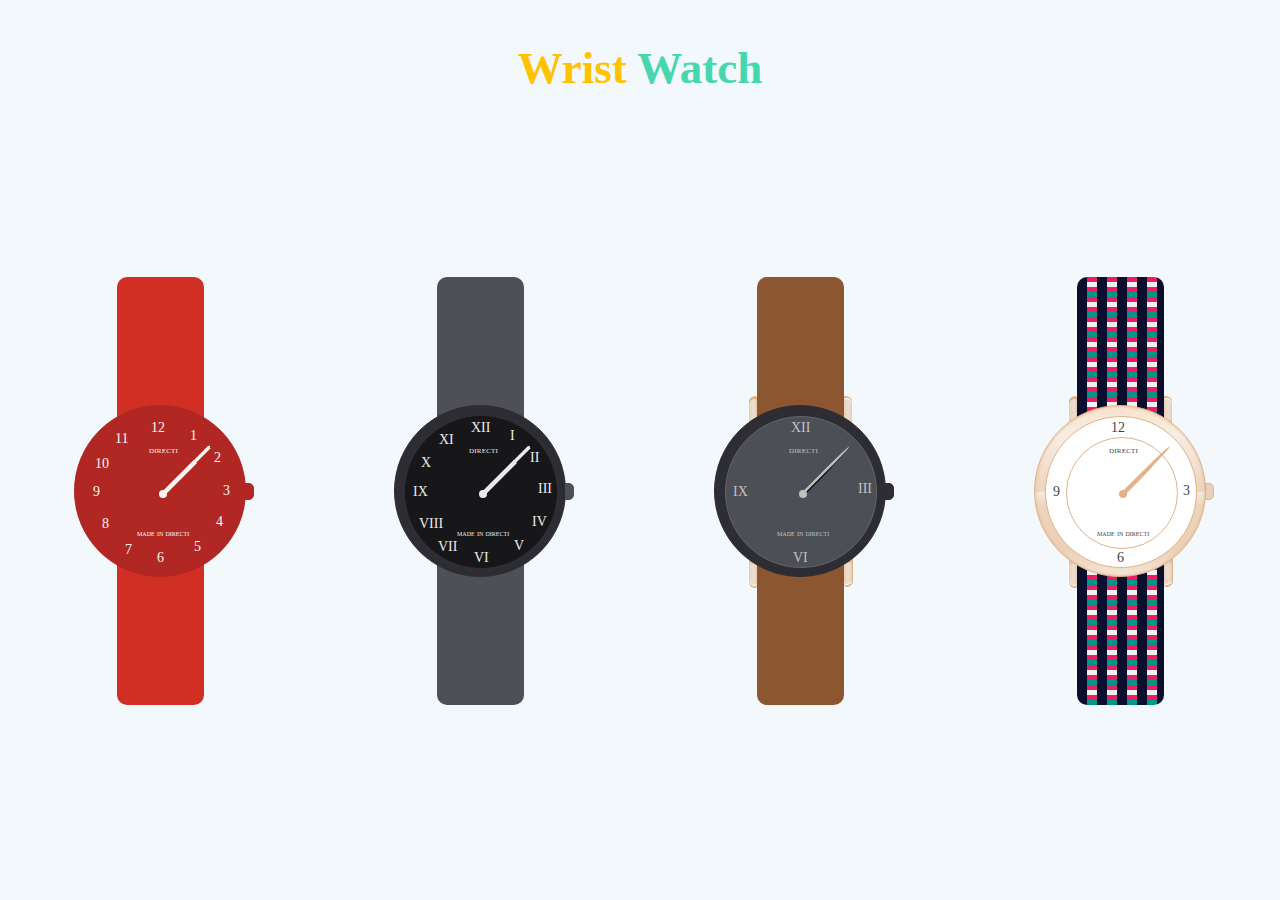
<file: animations/wrist_watch/index.html>
<!DOCTYPE html>
<html>

<head>
    <meta charset="utf-8">
    <meta http-equiv="X-UA-Compatible" content="IE=edge">
    <title>Wrist Watch using css</title>
    <link rel="stylesheet" href="assets/css/style.css">
</head>

<body>
    <h2>Wrist <span>Watch</span></h2>
    <!-- Main Wrapper -->
    <div class="main_wrapper">
        <!-- watch1 wrapper -->
        <div class='watch_wrapper watch1'>
            <div class='watch_glass_wrap'>
                <div class='main_glass_container'>
                    <div class='one'>1</div>
                    <div class='two'>2</div>
                    <div class='three'>3</div>
                    <div class='four'>4</div>
                    <div class='five'>5</div>
                    <div class='six'>6</div>
                    <div class='seven'>7</div>
                    <div class='eight'>8</div>
                    <div class='nine'>9</div>
                    <div class='ten'>10</div>
                    <div class='elevan'>11</div>
                    <div class='twelve'>12</div>

                    <div class='watch_info'>
                        <div class='brand'>directi</div>
                        <div class='hour'></div>
                        <div class='minutes'></div>
                        <div class='second'></div>
                        <div class='origin'></div>
                        <div class='description'>made in directi</div>
                    </div>
                </div>
            </div>
            <div class='strap top_strap'></div>
            <div class='strap bottom_strap'></div>
        </div><!-- watch1 wrapper -->

        <!-- watch2 wrapper -->
        <div class='watch_wrapper watch2'>
            <div class='watch_glass_wrap'>
                <div class='main_glass_container'>
                    <div class='one'>I</div>
                    <div class='two'>II</div>
                    <div class='three'>III</div>
                    <div class='four'>IV</div>
                    <div class='five'>V</div>
                    <div class='six'>VI</div>
                    <div class='seven'>VII</div>
                    <div class='eight'>VIII</div>
                    <div class='nine'>IX</div>
                    <div class='ten'>X</div>
                    <div class='elevan'>XI</div>
                    <div class='twelve'>XII</div>
                    <div class='watch_info'>
                        <div class='brand'>directi</div>
                        <div class='hour'></div>
                        <div class='minutes'></div>
                        <div class='second'></div>
                        <div class='origin'></div>
                        <div class='description'>made in directi</div>
                    </div>
                </div>
            </div>
            <div class='strap top_strap'></div>
            <div class='strap bottom_strap'></div>
        </div><!-- watch2 wrapper -->

        <!-- watch3 wrapper -->
        <div class='watch_wrapper watch3'>
            <div class='watch_glass_wrap'>
                <div class='main_glass_container'>
                    <div class='twelve'>XII</div>
                    <div class='three'>III</div>
                    <div class='six'>VI</div>
                    <div class='nine'>IX</div>
                    <div class='watch_info'>
                        <div class='brand'>directi</div>
                        <div class='hour'></div>
                        <div class='minutes'></div>
                        <div class='second'></div>
                        <div class='origin'></div>
                        <div class='description'>made in directi</div>
                    </div>
                </div>
            </div>
            <div class='grip top_left_grip'></div>
            <div class='grip top_right_grip'></div>
            <div class='grip bottom_left_grip'></div>
            <div class='grip bottom_right_grip'></div>
            <div class='strap top_strap'></div>
            <div class='strap bottom_strap'></div>
        </div><!-- watch3 wrapper -->

        <!-- watch4 wrapper -->
        <div class='watch_wrapper watch4'>
            <div class='watch_glass_wrap'>
                <div class='main_glass_container'>
                    <div class='twelve'>12</div>
                    <div class='three'>3</div>
                    <div class='six'>6</div>
                    <div class='nine'>9</div>
                    <div class='watch_info'>
                        <div class='brand'>directi</div>
                        <div class='hour'></div>
                        <div class='minutes'></div>
                        <div class='second'></div>
                        <div class='origin'></div>
                        <div class='description'>made in directi</div>
                    </div>
                </div>
            </div>
            <div class='grip top_left_grip'></div>
            <div class='grip top_right_grip'></div>
            <div class='grip bottom_left_grip'></div>
            <div class='grip bottom_right_grip'></div>
            <div class='strap top_strap'></div>
            <div class='strap bottom_strap'></div>
        </div><!-- watch4 wrapper -->
    </div>
</body>

</html>
</file>
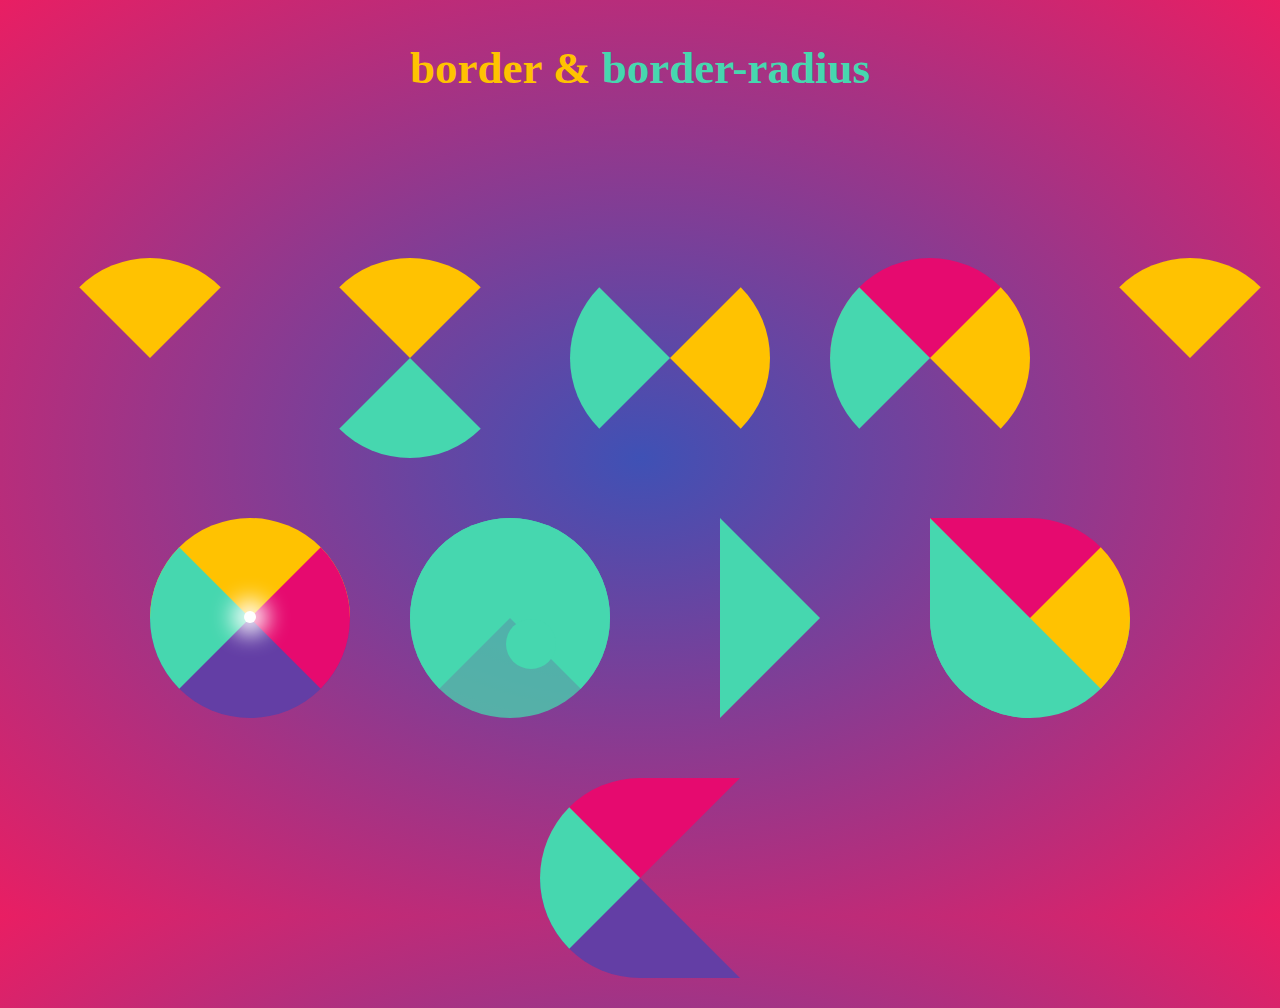
<file: css_presentaion/animations/border&border-radius/index.html>
<!DOCTYPE html>
<html>

<head>
    <title>border and border-radius</title>
    <link rel="stylesheet" href="style.css">
</head>

<body>
    <h2>border & <span>border-radius</span></h2>
    <div class="border-wrapper">
        <div class="border1 border"></div>
        <div class="border2 border"></div>
        <div class="border3 border"></div>
        <div class="border4 border"></div>
        <div class="multi_border">
            <div class="shape1"></div>
            <div class="shape2"></div>
            <div class="shape3"></div>
            <div class="shape4"></div>
        </div>
        <div class="border_rotate">
	        <div class="border6 border">
	        </div>
	        <span></span>
	    </div>
        <div class="border7 border">
        	<span></span>
        </div>
        <div class="border8 border"></div>
        <div class="border9 border"></div>
        <div class="border10 border"></div>
    </div>
</body>

</html>
</file>
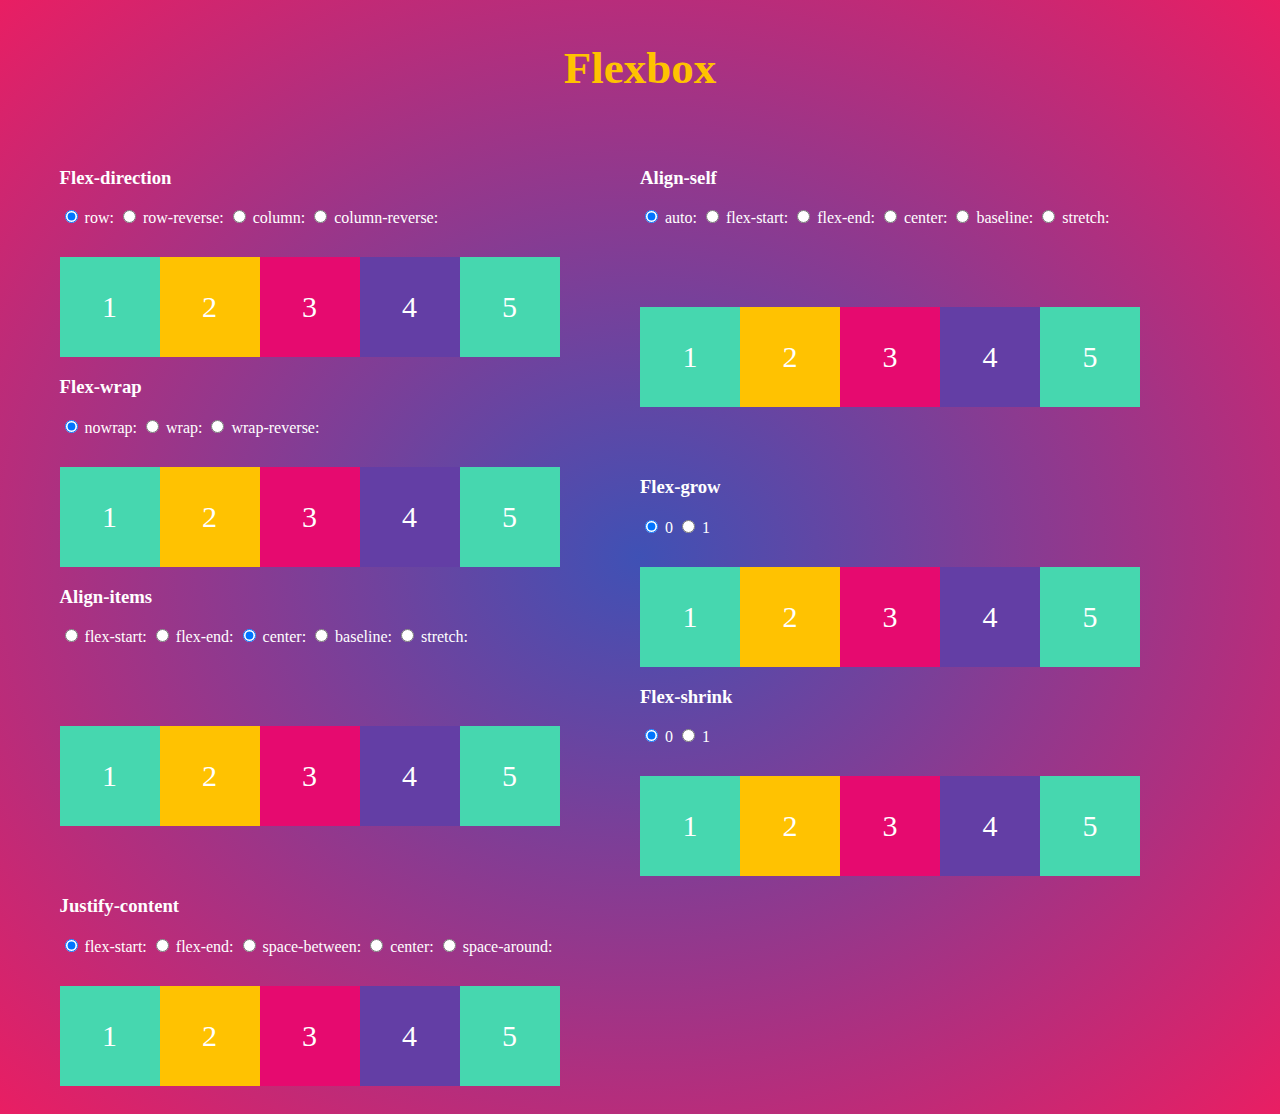
<file: css_presentaion/animations/flexbox/index.html>
<!DOCTYPE html>
<html>

<head>
    <meta charset="utf-8">
    <meta http-equiv="X-UA-Compatible" content="IE=edge">
    <title>Flexbox</title>
    <link rel="stylesheet" href="css/style.css">
</head>

<body>
    <h2>Flexbox</h2>
    <div class="main-wrapper">
        <div class="flex-container-property wrapper">
            <div class="row">
                <div class="radio-selector">
                    <h3>Flex-direction</h3>
                    <div class="radio">
                        <input name="flex-direction" type="radio" class="flex" id="R11" value="row" checked>
                        <label for="R11">row:</label>
                        <input name="flex-direction" type="radio" class="flex" id="R12" value="row-reverse">
                        <label for="R12">row-reverse:</label>
                        <input name="flex-direction" type="radio" class="flex" id="R13" value="column">
                        <label for="R13">column:</label>
                        <input name="flex-direction" type="radio" class="flex" id="R14" value="column-reverse">
                        <label for="R14">column-reverse:</label>
                    </div>
                </div>
                <div class="container">
                    <div class="item">1</div>
                    <div class="item">2</div>
                    <div class="item">3</div>
                    <div class="item">4</div>
                    <div class="item">5</div>
                </div>
            </div>
            <div class="row">
                <div class="radio-selector">
                    <h3>Flex-wrap</h3>
                    <div class="radio">
                        <input name="flex-wrap" type="radio" class="flex" id="R11" value="nowrap" checked>
                        <label for="R11">nowrap:</label>
                        <input name="flex-wrap" type="radio" class="flex" id="R12" value="wrap">
                        <label for="R12">wrap:</label>
                        <input name="flex-wrap" type="radio" class="flex" id="R13" value="wrap-reverse">
                        <label for="R13">wrap-reverse:</label>
                    </div>
                </div>
                <div class="container">
                    <div class="item">1</div>
                    <div class="item">2</div>
                    <div class="item">3</div>
                    <div class="item">4</div>
                    <div class="item">5</div>
                </div>
            </div>
            <div class="row">
                <div class="radio-selector">
                    <h3>Align-items</h3>
                    <div class="radio">
                        <input name="align-items" type="radio" class="flex" id="R11" value="flex-start">
                        <label for="R11">flex-start:</label>
                        <input name="align-items" type="radio" class="flex" id="R12" value="flex-end">
                        <label for="R12">flex-end:</label>
                        <input name="align-items" type="radio" class="flex" id="R13" value="center" checked>
                        <label for="R13">center:</label>
                        <input name="align-items" type="radio" class="flex" id="R13" value="baseline">
                        <label for="R13">baseline:</label>
                        <input name="align-items" type="radio" class="flex" id="R13" value="stretch">
                        <label for="R13">stretch:</label>
                    </div>
                </div>
                <div class="container alignContainer">
                    <div class="item">1</div>
                    <div class="item">2</div>
                    <div class="item">3</div>
                    <div class="item">4</div>
                    <div class="item">5</div>
                </div>
            </div>
            <div class="row">
                <div class="radio-selector">
                    <h3>Justify-content</h3>
                    <div class="radio">
                        <input name="justify-content" type="radio" class="flex" id="R11" value="flex-start" checked>
                        <label for="R11">flex-start:</label>
                        <input name="justify-content" type="radio" class="flex" id="R12" value="flex-end">
                        <label for="R12">flex-end:</label>
                        <input name="justify-content" type="radio" class="flex" id="R13" value="space-between">
                        <label for="R13">space-between:</label>
                        <input name="justify-content" type="radio" class="flex" id="R13" value="center">
                        <label for="R13">center:</label>
                        <input name="justify-content" type="radio" class="flex" id="R13" value="space-around">
                        <label for="R13">space-around:</label>
                    </div>
                </div>
                <div class="container">
                    <div class="item">1</div>
                    <div class="item">2</div>
                    <div class="item">3</div>
                    <div class="item">4</div>
                    <div class="item">5</div>
                </div>
            </div>
        </div>
        <div class="flex-items-property wrapper">
            <div class="row">
                <div class="radio-selector">
                    <h3>Align-self</h3>
                    <div class="radio">
                        <input name="align-self" type="radio" class="flex" id="R11" value="auto" checked>
                        <label for="R11">auto:</label>
                        <input name="align-self" type="radio" class="flex" id="R12" value="flex-start">
                        <label for="R12">flex-start:</label>
                        <input name="align-self" type="radio" class="flex" id="R13" value="flex-end">
                        <label for="R13">flex-end:</label>
                        <input name="align-self" type="radio" class="flex" id="R13" value="center">
                        <label for="R13">center:</label>
                        <input name="align-self" type="radio" class="flex" id="R13" value="baseline">
                        <label for="R13">baseline:</label>
                        <input name="align-self" type="radio" class="flex" id="R13" value="stretch">
                        <label for="R13">stretch:</label>
                    </div>
                </div>
                <div class="container alignContainer">
                    <div class="item">1</div>
                    <div class="item">2</div>
                    <div class="item item3" style="height: auto;">3</div>
                    <div class="item">4</div>
                    <div class="item">5</div>
                </div>
            </div>
            <div class="row">
                <div class="radio-selector">
                    <h3>Flex-grow</h3>
                    <div class="radio">
                        <input name="flex-grow" type="radio" class="flex" id="R11" value="0" checked>
                        <label for="R11">0</label>
                        <input name="flex-grow" type="radio" class="flex" id="R12" value="1">
                        <label for="R12">1</label>
                    </div>
                </div>
                <div class="container">
                    <div class="item">1</div>
                    <div class="item">2</div>
                    <div class="item item3">3</div>
                    <div class="item">4</div>
                    <div class="item">5</div>
                </div>
            </div>
            <div class="row">
                <div class="radio-selector">
                    <h3>Flex-shrink</h3>
                    <div class="radio">
                        <input name="flex-shrink" type="radio" class="flex" id="R11" value="0" checked>
                        <label for="R11">0</label>
                        <input name="flex-shrink" type="radio" class="flex" id="R12" value="1">
                        <label for="R12">1</label>
                    </div>
                </div>
                <div class="container">
                    <div class="item">1</div>
                    <div class="item">2</div>
                    <div class="item item3">3</div>
                    <div class="item">4</div>
                    <div class="item">5</div>
                </div>
            </div>
        </div>
    </div>
    <script src="jquery.min.js"></script>
    <script src="main.js"></script>
    </script>
</body>

</html>
</file>
<file: css/impress-demo.css>
/*
    So you like the style of impress.js demo?
    Or maybe you are just curious how it was done?

    You couldn't find a better place to find out!

    Welcome to the stylesheet impress.js demo presentation.

    Please remember that it is not meant to be a part of impress.js and is
    not required by impress.js.
    I expect that anyone creating a presentation for impress.js would create
    their own set of styles.

    But feel free to read through it and learn how to get the most of what
    impress.js provides.

    And let me be your guide.

    Shall we begin?
*/


/*
    We start with a good ol' reset.
    That's the one by Eric Meyer http://meyerweb.com/eric/tools/css/reset/

    You can probably argue if it is needed here, or not, but for sure it
    doesn't do any harm and gives us a fresh start.
*/

html, body, div, span, applet, object, iframe,
h1, h2, h3, h4, h5, h6, p, blockquote, pre,
a, abbr, acronym, address, big, cite, code,
del, dfn, em, img, ins, kbd, q, s, samp,
small, strike, strong, sub, sup, tt, var,
b, u, i, center,
dl, dt, dd, ol, ul, li,
fieldset, form, label, legend,
table, caption, tbody, tfoot, thead, tr, th, td,
article, aside, canvas, details, embed,
figure, figcaption, footer, header, hgroup,
menu, nav, output, ruby, section, summary,
time, mark, audio, video {
    margin: 0;
    padding: 0;
    border: 0;
    font-size: 100%;
    font: inherit;
    vertical-align: baseline;
}

/* HTML5 display-role reset for older browsers */
article, aside, details, figcaption, figure,
footer, header, hgroup, menu, nav, section {
    display: block;
}
body {
    line-height: 1;
}
ol, ul {
    list-style: none;
}
blockquote, q {
    quotes: none;
}
blockquote:before, blockquote:after,
q:before, q:after {
    content: '';
    content: none;
}

table {
    border-collapse: collapse;
    border-spacing: 0;
}

/*
    Now here is when interesting things start to appear.

    We set up <body> styles with default font and nice gradient in the background.
    And yes, there is a lot of repetition there because of -prefixes but we don't
    want to leave anybody behind.
*/
body {
    font-family: 'PT Sans', sans-serif;
    min-height: 740px;

    background: rgb(215, 215, 215);
    background: -webkit-gradient(radial, 50% 50%, 0, 50% 50%, 500, from(rgb(240, 240, 240)), to(rgb(190, 190, 190)));
    background: -webkit-radial-gradient(rgb(240, 240, 240), rgb(190, 190, 190));
    background:    -moz-radial-gradient(rgb(240, 240, 240), rgb(190, 190, 190));
    background:     -ms-radial-gradient(rgb(240, 240, 240), rgb(190, 190, 190));
    background:      -o-radial-gradient(rgb(240, 240, 240), rgb(190, 190, 190));
    background:         radial-gradient(rgb(240, 240, 240), rgb(190, 190, 190));
}

/*
    Now let's bring some text styles back ...
*/
b, strong { font-weight: bold }
i, em { font-style: italic }

/*
    ... and give links a nice look.
*/
a {
    color: inherit;
    text-decoration: none;
    padding: 0 0.1em;
    background: rgba(255,255,255,0.5);
    text-shadow: -1px -1px 2px rgba(100,100,100,0.9);
    border-radius: 0.2em;

    -webkit-transition: 0.5s;
    -moz-transition:    0.5s;
    -ms-transition:     0.5s;
    -o-transition:      0.5s;
    transition:         0.5s;
}

a:hover,
a:focus {
    background: rgba(255,255,255,1);
    text-shadow: -1px -1px 2px rgba(100,100,100,0.5);
}

/*
    Because the main point behind the impress.js demo is to demo impress.js
    we display a fallback message for users with browsers that don't support
    all the features required by it.

    All of the content will be still fully accessible for them, but I want
    them to know that they are missing something - that's what the demo is
    about, isn't it?

    And then we hide the message, when support is detected in the browser.
*/

.fallback-message {
    font-family: sans-serif;
    line-height: 1.3;

    width: 780px;
    padding: 10px 10px 0;
    margin: 20px auto;

    border: 1px solid #E4C652;
    border-radius: 10px;
    background: #EEDC94;
}

.fallback-message p {
    margin-bottom: 10px;
}

.impress-supported .fallback-message {
    display: none;
}

/*
    Now let's style the presentation steps.

    We start with basics to make sure it displays correctly in everywhere ...
*/

.step {
    position: relative;
    width: 900px;
    padding: 40px;
    margin: 20px auto;

    -webkit-box-sizing: border-box;
    -moz-box-sizing:    border-box;
    -ms-box-sizing:     border-box;
    -o-box-sizing:      border-box;
    box-sizing:         border-box;

    font-family: 'PT Serif', georgia, serif;
    font-size: 48px;
    line-height: 1.5;
}

/*
    ... and we enhance the styles for impress.js.

    Basically we remove the margin and make inactive steps a little bit transparent.
*/
.impress-enabled .step {
    margin: 0;
    opacity: 0.3;

    -webkit-transition: opacity 1s;
    -moz-transition:    opacity 1s;
    -ms-transition:     opacity 1s;
    -o-transition:      opacity 1s;
    transition:         opacity 1s;
}

.impress-enabled .step.active { opacity: 1 }

/*
    These 'slide' step styles were heavily inspired by HTML5 Slides:
    http://html5slides.googlecode.com/svn/trunk/styles.css

    ;)

    They cover everything what you see on first three steps of the demo.
*/
.slide {
    display: block;

    width: 900px;
    height: 700px;
    padding: 40px 60px;

    background-color: white;
    border: 1px solid rgba(0, 0, 0, .3);
    border-radius: 10px;
    box-shadow: 0 2px 6px rgba(0, 0, 0, .1);

    color: rgb(102, 102, 102);
    text-shadow: 0 2px 2px rgba(0, 0, 0, .1);

    font-family: 'Open Sans', Arial, sans-serif;
    font-size: 30px;
    line-height: 36px;
    letter-spacing: -1px;
}

.slide q {
    display: block;
    font-size: 50px;
    line-height: 72px;

    margin-top: 100px;
}

.slide q strong {
    white-space: nowrap;
}

/*
    And now we start to style each step separately.

    I agree that this may be not the most efficient, object-oriented and
    scalable way of styling, but most of steps have quite a custom look
    and typography tricks here and there, so they had to be styled separately.

    First is the title step with a big <h1> (no room for padding) and some
    3D positioning along Z axis.
*/

#title {
    padding: 0;
}

#title .try {
    font-size: 64px;
    position: absolute;
    top: -0.5em;
    left: 1.5em;

    -webkit-transform: translateZ(20px);
    -moz-transform:    translateZ(20px);
    -ms-transform:     translateZ(20px);
    -o-transform:      translateZ(20px);
    transform:         translateZ(20px);
}

#title h1 {
    font-size: 190px;

    -webkit-transform: translateZ(50px);
    -moz-transform:    translateZ(50px);
    -ms-transform:     translateZ(50px);
    -o-transform:      translateZ(50px);
    transform:         translateZ(50px);
}

#title .footnote {
    font-size: 32px;
}

/*
    Second step is nothing special, just a text with a link, so it doesn't need
    any special styling.

    Let's move to 'big thoughts' with centered text and custom font sizes.
*/
#big {
    width: 600px;
    text-align: center;
    font-size: 60px;
    line-height: 1;
}

#big b {
    display: block;
    font-size: 250px;
    line-height: 250px;
}

#big .thoughts {
    font-size: 90px;
    line-height: 150px;
}

/*
    'Tiny ideas' just need some tiny styling.
*/
#tiny {
    width: 500px;
    text-align: center;
}

/*
    This step has some animated text ...
*/
#ing { width: 500px }

/*
    ... so we define display to `inline-block` to enable transforms and
    transition duration to 0.5s ...
*/
#ing b {
    display: inline-block;
    -webkit-transition: 0.5s;
    -moz-transition:    0.5s;
    -ms-transition:     0.5s;
    -o-transition:      0.5s;
    transition:         0.5s;
}

/*
    ... and we want 'positioning` word to move up a bit when the step gets
    `present` class ...
*/
#ing.present .positioning {
    -webkit-transform: translateY(-10px);
    -moz-transform:    translateY(-10px);
    -ms-transform:     translateY(-10px);
    -o-transform:      translateY(-10px);
    transform:         translateY(-10px);
}

/*
    ... 'rotating' to rotate a quarter of a second later ...
*/
#ing.present .rotating {
    -webkit-transform: rotate(-10deg);
    -moz-transform:    rotate(-10deg);
    -ms-transform:     rotate(-10deg);
    -o-transform:      rotate(-10deg);
    transform:         rotate(-10deg);

    -webkit-transition-delay: 0.25s;
    -moz-transition-delay:    0.25s;
    -ms-transition-delay:     0.25s;
    -o-transition-delay:      0.25s;
    transition-delay:         0.25s;
}

/*
    ... and 'scaling' to scale down after another quarter of a second.
*/
#ing.present .scaling {
    -webkit-transform: scale(0.7);
    -moz-transform:    scale(0.7);
    -ms-transform:     scale(0.7);
    -o-transform:      scale(0.7);
    transform:         scale(0.7);

    -webkit-transition-delay: 0.5s;
    -moz-transition-delay:    0.5s;
    -ms-transition-delay:     0.5s;
    -o-transition-delay:      0.5s;
    transition-delay:         0.5s;
}

/*
    The 'imagination' step is again some boring font-sizing.
*/

#imagination {
    width: 600px;
}

#imagination .imagination {
    font-size: 78px;
}

/*
    There is nothing really special about 'use the source, Luke' step, too,
    except maybe of the Yoda background.

    As you can see below I've 'hard-coded' it in data URL.
    That's not the best way to serve images, but because that's just this one
    I decided it will be OK to have it this way.

    Just make sure you don't blindly copy this approach.
*/
#source {
    width: 700px;
    padding-bottom: 300px;

    /* Yoda Icon :: Pixel Art from Star Wars http://www.pixeljoint.com/pixelart/1423.htm */
    background-image: url([data-uri]);
    background-position: bottom right;
    background-repeat: no-repeat;
}

#source q {
    font-size: 60px;
}

/*
    And the "it's in 3D" step again brings some 3D typography - just for fun.

    Because we want to position <span> elements in 3D we set transform-style to
    `preserve-3d` on the paragraph.
    It is not needed by webkit browsers, but it is in Firefox. It's hard to say
    which behaviour is correct as 3D transforms spec is not very clear about it.
*/
#its-in-3d p {
    -webkit-transform-style: preserve-3d;
    -moz-transform-style:    preserve-3d; /* Y U need this Firefox?! */
    -ms-transform-style:     preserve-3d;
    -o-transform-style:      preserve-3d;
    transform-style:         preserve-3d;
}

/*
    Below we position each word separately along Z axis and we want it to transition
    to default position in 0.5s when the step gets `present` class.

    Quite a simple idea, but lot's of styles and prefixes.
*/
#its-in-3d span,
#its-in-3d b {
    display: inline-block;
    -webkit-transform: translateZ(40px);
    -moz-transform:    translateZ(40px);
    -ms-transform:     translateZ(40px);
    -o-transform:      translateZ(40px);
     transform:        translateZ(40px);

    -webkit-transition: 0.5s;
    -moz-transition:    0.5s;
    -ms-transition:     0.5s;
    -o-transition:      0.5s;
    transition:         0.5s;
}

#its-in-3d .have {
    -webkit-transform: translateZ(-40px);
    -moz-transform:    translateZ(-40px);
    -ms-transform:     translateZ(-40px);
    -o-transform:      translateZ(-40px);
    transform:         translateZ(-40px);
}

#its-in-3d .you {
    -webkit-transform: translateZ(20px);
    -moz-transform:    translateZ(20px);
    -ms-transform:     translateZ(20px);
    -o-transform:      translateZ(20px);
    transform:         translateZ(20px);
}

#its-in-3d .noticed {
    -webkit-transform: translateZ(-40px);
    -moz-transform:    translateZ(-40px);
    -ms-transform:     translateZ(-40px);
    -o-transform:      translateZ(-40px);
    transform:         translateZ(-40px);
}

#its-in-3d .its {
    -webkit-transform: translateZ(60px);
    -moz-transform:    translateZ(60px);
    -ms-transform:     translateZ(60px);
    -o-transform:      translateZ(60px);
    transform:         translateZ(60px);
}

#its-in-3d .in {
    -webkit-transform: translateZ(-10px);
    -moz-transform:    translateZ(-10px);
    -ms-transform:     translateZ(-10px);
    -o-transform:      translateZ(-10px);
    transform:         translateZ(-10px);
}

#its-in-3d .footnote {
    font-size: 32px;

    -webkit-transform: translateZ(-10px);
    -moz-transform:    translateZ(-10px);
    -ms-transform:     translateZ(-10px);
    -o-transform:      translateZ(-10px);
    transform:         translateZ(-10px);
}

#its-in-3d.present span,
#its-in-3d.present b {
    -webkit-transform: translateZ(0px);
    -moz-transform:    translateZ(0px);
    -ms-transform:     translateZ(0px);
    -o-transform:      translateZ(0px);
    transform:         translateZ(0px);
}

/*
    The last step is an overview.
    There is no content in it, so we make sure it's not visible because we want
    to be able to click on other steps.

*/
#overview { display: none }

/*
    We also make other steps visible and give them a pointer cursor using the
    `impress-on-` class.
*/
.impress-on-overview .step {
    opacity: 1;
    cursor: pointer;
}


/*
    Now, when we have all the steps styled let's give users a hint how to navigate
    around the presentation.

    The best way to do this would be to use JavaScript, show a delayed hint for a
    first time users, then hide it and store a status in cookie or localStorage...

    But I wanted to have some CSS fun and avoid additional scripting...

    Let me explain it first, so maybe the transition magic will be more readable
    when you read the code.

    First of all I wanted the hint to appear only when user is idle for a while.
    You can't detect the 'idle' state in CSS, but I delayed a appearing of the
    hint by 5s using transition-delay.

    You also can't detect in CSS if the user is a first-time visitor, so I had to
    make an assumption that I'll only show the hint on the first step. And when
    the step is changed hide the hint, because I can assume that user already
    knows how to navigate.

    To summarize it - hint is shown when the user is on the first step for longer
    than 5 seconds.

    The other problem I had was caused by the fact that I wanted the hint to fade
    in and out. It can be easily achieved by transitioning the opacity property.
    But that also meant that the hint was always on the screen, even if totally
    transparent. It covered part of the screen and you couldn't correctly clicked
    through it.
    Unfortunately you cannot transition between display `block` and `none` in pure
    CSS, so I needed a way to not only fade out the hint but also move it out of
    the screen.

    I solved this problem by positioning the hint below the bottom of the screen
    with CSS transform and moving it up to show it. But I also didn't want this move
    to be visible. I wanted the hint only to fade in and out visually, so I delayed
    the fade in transition, so it starts when the hint is already in its correct
    position on the screen.

    I know, it sounds complicated ... maybe it would be easier with the code?
*/

.hint {
    /*
        We hide the hint until presentation is started and from browsers not supporting
        impress.js, as they will have a linear scrollable view ...
    */
    display: none;

    /*
        ... and give it some fixed position and nice styles.
    */
    position: fixed;
    left: 0;
    right: 0;
    bottom: 200px;

    background: rgba(0,0,0,0.5);
    color: #EEE;
    text-align: center;

    font-size: 50px;
    padding: 20px;

    z-index: 100;

    /*
        By default we don't want the hint to be visible, so we make it transparent ...
    */
    opacity: 0;

    /*
        ... and position it below the bottom of the screen (relative to it's fixed position)
    */
    -webkit-transform: translateY(400px);
    -moz-transform:    translateY(400px);
    -ms-transform:     translateY(400px);
    -o-transform:      translateY(400px);
    transform:         translateY(400px);

    /*
        Now let's imagine that the hint is visible and we want to fade it out and move out
        of the screen.

        So we define the transition on the opacity property with 1s duration and another
        transition on transform property delayed by 1s so it will happen after the fade out
        on opacity finished.

        This way user will not see the hint moving down.
    */
    -webkit-transition: opacity 1s, -webkit-transform 0.5s 1s;
    -moz-transition:    opacity 1s,    -moz-transform 0.5s 1s;
    -ms-transition:     opacity 1s,     -ms-transform 0.5s 1s;
    -o-transition:      opacity 1s,      -o-transform 0.5s 1s;
    transition:         opacity 1s,         transform 0.5s 1s;
}

/*
    Now we 'enable' the hint when presentation is initialized ...
*/
.impress-enabled .hint { display: block }

/*
    ... and we will show it when the first step (with id 'bored') is active.
*/
.impress-on-bored .hint {
    /*
        We remove the transparency and position the hint in its default fixed
        position.
    */
    opacity: 1;

    -webkit-transform: translateY(0px);
    -moz-transform:    translateY(0px);
    -ms-transform:     translateY(0px);
    -o-transform:      translateY(0px);
    transform:         translateY(0px);

    /*
        Now for fade in transition we have the oposite situation from the one
        above.

        First after 4.5s delay we animate the transform property to move the hint
        into its correct position and after that we fade it in with opacity
        transition.
    */
    -webkit-transition: opacity 1s 5s, -webkit-transform 0.5s 4.5s;
    -moz-transition:    opacity 1s 5s,    -moz-transform 0.5s 4.5s;
    -ms-transition:     opacity 1s 5s,     -ms-transform 0.5s 4.5s;
    -o-transition:      opacity 1s 5s,      -o-transform 0.5s 4.5s;
    transition:         opacity 1s 5s,         transform 0.5s 4.5s;
}

/*
    And as the last thing there is a workaround for quite strange bug.
    It happens a lot in Chrome. I don't remember if I've seen it in Firefox.

    Sometimes the element positioned in 3D (especially when it's moved back
    along Z axis) is not clickable, because it falls 'behind' the <body>
    element.

    To prevent this, I decided to make <body> non clickable by setting
    pointer-events property to `none` value.
    Value if this property is inherited, so to make everything else clickable
    I bring it back on the #impress element.

    If you want to know more about `pointer-events` here are some docs:
    https://developer.mozilla.org/en/CSS/pointer-events

    There is one very important thing to notice about this workaround - it makes
    everything 'unclickable' except what's in #impress element.

    So use it wisely ... or don't use at all.
*/
.impress-enabled          { pointer-events: none }
.impress-enabled #impress { pointer-events: auto }

/*
    There is one funny thing I just realized.

    Thanks to this workaround above everything except #impress element is invisible
    for click events. That means that the hint element is also not clickable.
    So basically all of this transforms and delayed transitions trickery was probably
    not needed at all...

    But it was fun to learn about it, wasn't it?
*/

/*
    That's all I have for you in this file.
    Thanks for reading. I hope you enjoyed it at least as much as I enjoyed writing it
    for you.
*/
</file>
<file: css_presentaion/css/impress-demo.css>
/*
    So you like the style of impress.js demo?
    Or maybe you are just curious how it was done?

    You couldn't find a better place to find out!

    Welcome to the stylesheet impress.js demo presentation.

    Please remember that it is not meant to be a part of impress.js and is
    not required by impress.js.
    I expect that anyone creating a presentation for impress.js would create
    their own set of styles.

    But feel free to read through it and learn how to get the most of what
    impress.js provides.

    And let me be your guide.

    Shall we begin?
*/


/*
    We start with a good ol' reset.
    That's the one by Eric Meyer http://meyerweb.com/eric/tools/css/reset/

    You can probably argue if it is needed here, or not, but for sure it
    doesn't do any harm and gives us a fresh start.
*/

html, body, div, span, applet, object, iframe,
h1, h2, h3, h4, h5, h6, p, blockquote, pre,
a, abbr, acronym, address, big, cite, code,
del, dfn, em, img, ins, kbd, q, s, samp,
small, strike, strong, sub, sup, tt, var,
b, u, i, center,
dl, dt, dd, ol, ul, li,
fieldset, form, label, legend,
table, caption, tbody, tfoot, thead, tr, th, td,
article, aside, canvas, details, embed,
figure, figcaption, footer, header, hgroup,
menu, nav, output, ruby, section, summary,
time, mark, audio, video {
    margin: 0;
    padding: 0;
    border: 0;
    font-size: 100%;
    font: inherit;
    vertical-align: baseline;
}

/* HTML5 display-role reset for older browsers */
article, aside, details, figcaption, figure,
footer, header, hgroup, menu, nav, section {
    display: block;
}
body {
    line-height: 1;
}
ol, ul {
    list-style: none;
}
blockquote, q {
    quotes: none;
}
blockquote:before, blockquote:after,
q:before, q:after {
    content: '';
    content: none;
}

table {
    border-collapse: collapse;
    border-spacing: 0;
}

/*
    Now here is when interesting things start to appear.

    We set up <body> styles with default font and nice gradient in the background.
    And yes, there is a lot of repetition there because of -prefixes but we don't
    want to leave anybody behind.
*/
body {
    font-family: 'PT Sans', sans-serif;
    min-height: 740px;

    background: rgb(215, 215, 215);
    background: -webkit-gradient(radial, 50% 50%, 0, 50% 50%, 500, from(rgb(240, 240, 240)), to(rgb(190, 190, 190)));
    background: -webkit-radial-gradient(rgb(240, 240, 240), rgb(190, 190, 190));
    background:    -moz-radial-gradient(rgb(240, 240, 240), rgb(190, 190, 190));
    background:     -ms-radial-gradient(rgb(240, 240, 240), rgb(190, 190, 190));
    background:      -o-radial-gradient(rgb(240, 240, 240), rgb(190, 190, 190));
    background:         radial-gradient(rgb(240, 240, 240), rgb(190, 190, 190));
}

/*
    Now let's bring some text styles back ...
*/
b, strong { font-weight: bold }
i, em { font-style: italic }

/*
    ... and give links a nice look.
*/
a {
    color: inherit;
    text-decoration: none;
    padding: 0 0.1em;
    background: rgba(255,255,255,0.5);
    text-shadow: -1px -1px 2px rgba(100,100,100,0.9);
    border-radius: 0.2em;

    -webkit-transition: 0.5s;
    -moz-transition:    0.5s;
    -ms-transition:     0.5s;
    -o-transition:      0.5s;
    transition:         0.5s;
}

a:hover,
a:focus {
    background: rgba(255,255,255,1);
    text-shadow: -1px -1px 2px rgba(100,100,100,0.5);
}

/*
    Because the main point behind the impress.js demo is to demo impress.js
    we display a fallback message for users with browsers that don't support
    all the features required by it.

    All of the content will be still fully accessible for them, but I want
    them to know that they are missing something - that's what the demo is
    about, isn't it?

    And then we hide the message, when support is detected in the browser.
*/

.fallback-message {
    font-family: sans-serif;
    line-height: 1.3;

    width: 780px;
    padding: 10px 10px 0;
    margin: 20px auto;

    border: 1px solid #E4C652;
    border-radius: 10px;
    background: #EEDC94;
}

.fallback-message p {
    margin-bottom: 10px;
}

.impress-supported .fallback-message {
    display: none;
}

/*
    Now let's style the presentation steps.

    We start with basics to make sure it displays correctly in everywhere ...
*/

.step {
    position: relative;
    width: 900px;
    padding: 40px;
    margin: 20px auto;

    -webkit-box-sizing: border-box;
    -moz-box-sizing:    border-box;
    -ms-box-sizing:     border-box;
    -o-box-sizing:      border-box;
    box-sizing:         border-box;

    font-family: 'PT Serif', georgia, serif;
    font-size: 48px;
    line-height: 1.5;
}

/*
    ... and we enhance the styles for impress.js.

    Basically we remove the margin and make inactive steps a little bit transparent.
*/
.impress-enabled .step {
    margin: 0;
    opacity: 0.3;

    -webkit-transition: opacity 1s;
    -moz-transition:    opacity 1s;
    -ms-transition:     opacity 1s;
    -o-transition:      opacity 1s;
    transition:         opacity 1s;
}

.impress-enabled .step.active { opacity: 1 }

/*
    These 'slide' step styles were heavily inspired by HTML5 Slides:
    http://html5slides.googlecode.com/svn/trunk/styles.css

    ;)

    They cover everything what you see on first three steps of the demo.
*/
.slide {
    display: block;

    width: 900px;
    height: 700px;
    padding: 40px 60px;

    background-color: white;
    border: 1px solid rgba(0, 0, 0, .3);
    border-radius: 10px;
    box-shadow: 0 2px 6px rgba(0, 0, 0, .1);

    color: rgb(102, 102, 102);
    text-shadow: 0 2px 2px rgba(0, 0, 0, .1);

    font-family: 'Open Sans', Arial, sans-serif;
    font-size: 30px;
    line-height: 36px;
    letter-spacing: -1px;
}

.slide q {
    display: block;
    font-size: 50px;
    line-height: 72px;

    margin-top: 100px;
}

.slide q strong {
    white-space: nowrap;
}

/*
    And now we start to style each step separately.

    I agree that this may be not the most efficient, object-oriented and
    scalable way of styling, but most of steps have quite a custom look
    and typography tricks here and there, so they had to be styled separately.

    First is the title step with a big <h1> (no room for padding) and some
    3D positioning along Z axis.
*/

#title {
    padding: 0;
}

#title .try {
    font-size: 64px;
    position: absolute;
    top: -0.5em;
    left: 1.5em;

    -webkit-transform: translateZ(20px);
    -moz-transform:    translateZ(20px);
    -ms-transform:     translateZ(20px);
    -o-transform:      translateZ(20px);
    transform:         translateZ(20px);
}

#title h1 {
    font-size: 190px;

    -webkit-transform: translateZ(50px);
    -moz-transform:    translateZ(50px);
    -ms-transform:     translateZ(50px);
    -o-transform:      translateZ(50px);
    transform:         translateZ(50px);
}

#title .footnote {
    font-size: 32px;
}

/*
    Second step is nothing special, just a text with a link, so it doesn't need
    any special styling.

    Let's move to 'big thoughts' with centered text and custom font sizes.
*/
#big {
    width: 600px;
    text-align: center;
    font-size: 60px;
    line-height: 1;
}

#big b {
    display: block;
    font-size: 250px;
    line-height: 250px;
}

#big .thoughts {
    font-size: 90px;
    line-height: 150px;
}

/*
    'Tiny ideas' just need some tiny styling.
*/
#tiny {
    width: 500px;
    text-align: center;
}

/*
    This step has some animated text ...
*/
#ing { width: 500px }

/*
    ... so we define display to `inline-block` to enable transforms and
    transition duration to 0.5s ...
*/
#ing b {
    display: inline-block;
    -webkit-transition: 0.5s;
    -moz-transition:    0.5s;
    -ms-transition:     0.5s;
    -o-transition:      0.5s;
    transition:         0.5s;
}

/*
    ... and we want 'positioning` word to move up a bit when the step gets
    `present` class ...
*/
#ing.present .positioning {
    -webkit-transform: translateY(-10px);
    -moz-transform:    translateY(-10px);
    -ms-transform:     translateY(-10px);
    -o-transform:      translateY(-10px);
    transform:         translateY(-10px);
}

/*
    ... 'rotating' to rotate a quarter of a second later ...
*/
#ing.present .rotating {
    -webkit-transform: rotate(-10deg);
    -moz-transform:    rotate(-10deg);
    -ms-transform:     rotate(-10deg);
    -o-transform:      rotate(-10deg);
    transform:         rotate(-10deg);

    -webkit-transition-delay: 0.25s;
    -moz-transition-delay:    0.25s;
    -ms-transition-delay:     0.25s;
    -o-transition-delay:      0.25s;
    transition-delay:         0.25s;
}

/*
    ... and 'scaling' to scale down after another quarter of a second.
*/
#ing.present .scaling {
    -webkit-transform: scale(0.7);
    -moz-transform:    scale(0.7);
    -ms-transform:     scale(0.7);
    -o-transform:      scale(0.7);
    transform:         scale(0.7);

    -webkit-transition-delay: 0.5s;
    -moz-transition-delay:    0.5s;
    -ms-transition-delay:     0.5s;
    -o-transition-delay:      0.5s;
    transition-delay:         0.5s;
}

/*
    The 'imagination' step is again some boring font-sizing.
*/

#imagination {
    width: 600px;
}

#imagination .imagination {
    font-size: 78px;
}

/*
    There is nothing really special about 'use the source, Luke' step, too,
    except maybe of the Yoda background.

    As you can see below I've 'hard-coded' it in data URL.
    That's not the best way to serve images, but because that's just this one
    I decided it will be OK to have it this way.

    Just make sure you don't blindly copy this approach.
*/
#source {
    width: 700px;
    padding-bottom: 300px;

    /* Yoda Icon :: Pixel Art from Star Wars http://www.pixeljoint.com/pixelart/1423.htm */
    background-image: url([data-uri]);
    background-position: bottom right;
    background-repeat: no-repeat;
}

#source q {
    font-size: 60px;
}

/*
    And the "it's in 3D" step again brings some 3D typography - just for fun.

    Because we want to position <span> elements in 3D we set transform-style to
    `preserve-3d` on the paragraph.
    It is not needed by webkit browsers, but it is in Firefox. It's hard to say
    which behaviour is correct as 3D transforms spec is not very clear about it.
*/
#its-in-3d p {
    -webkit-transform-style: preserve-3d;
    -moz-transform-style:    preserve-3d; /* Y U need this Firefox?! */
    -ms-transform-style:     preserve-3d;
    -o-transform-style:      preserve-3d;
    transform-style:         preserve-3d;
}

/*
    Below we position each word separately along Z axis and we want it to transition
    to default position in 0.5s when the step gets `present` class.

    Quite a simple idea, but lot's of styles and prefixes.
*/
#its-in-3d span,
#its-in-3d b {
    display: inline-block;
    -webkit-transform: translateZ(40px);
    -moz-transform:    translateZ(40px);
    -ms-transform:     translateZ(40px);
    -o-transform:      translateZ(40px);
     transform:        translateZ(40px);

    -webkit-transition: 0.5s;
    -moz-transition:    0.5s;
    -ms-transition:     0.5s;
    -o-transition:      0.5s;
    transition:         0.5s;
}

#its-in-3d .have {
    -webkit-transform: translateZ(-40px);
    -moz-transform:    translateZ(-40px);
    -ms-transform:     translateZ(-40px);
    -o-transform:      translateZ(-40px);
    transform:         translateZ(-40px);
}

#its-in-3d .you {
    -webkit-transform: translateZ(20px);
    -moz-transform:    translateZ(20px);
    -ms-transform:     translateZ(20px);
    -o-transform:      translateZ(20px);
    transform:         translateZ(20px);
}

#its-in-3d .noticed {
    -webkit-transform: translateZ(-40px);
    -moz-transform:    translateZ(-40px);
    -ms-transform:     translateZ(-40px);
    -o-transform:      translateZ(-40px);
    transform:         translateZ(-40px);
}

#its-in-3d .its {
    -webkit-transform: translateZ(60px);
    -moz-transform:    translateZ(60px);
    -ms-transform:     translateZ(60px);
    -o-transform:      translateZ(60px);
    transform:         translateZ(60px);
}

#its-in-3d .in {
    -webkit-transform: translateZ(-10px);
    -moz-transform:    translateZ(-10px);
    -ms-transform:     translateZ(-10px);
    -o-transform:      translateZ(-10px);
    transform:         translateZ(-10px);
}

#its-in-3d .footnote {
    font-size: 32px;

    -webkit-transform: translateZ(-10px);
    -moz-transform:    translateZ(-10px);
    -ms-transform:     translateZ(-10px);
    -o-transform:      translateZ(-10px);
    transform:         translateZ(-10px);
}

#its-in-3d.present span,
#its-in-3d.present b {
    -webkit-transform: translateZ(0px);
    -moz-transform:    translateZ(0px);
    -ms-transform:     translateZ(0px);
    -o-transform:      translateZ(0px);
    transform:         translateZ(0px);
}

/*
    The last step is an overview.
    There is no content in it, so we make sure it's not visible because we want
    to be able to click on other steps.

*/
#overview { display: none }

/*
    We also make other steps visible and give them a pointer cursor using the
    `impress-on-` class.
*/
.impress-on-overview .step {
    opacity: 1;
    cursor: pointer;
}


/*
    Now, when we have all the steps styled let's give users a hint how to navigate
    around the presentation.

    The best way to do this would be to use JavaScript, show a delayed hint for a
    first time users, then hide it and store a status in cookie or localStorage...

    But I wanted to have some CSS fun and avoid additional scripting...

    Let me explain it first, so maybe the transition magic will be more readable
    when you read the code.

    First of all I wanted the hint to appear only when user is idle for a while.
    You can't detect the 'idle' state in CSS, but I delayed a appearing of the
    hint by 5s using transition-delay.

    You also can't detect in CSS if the user is a first-time visitor, so I had to
    make an assumption that I'll only show the hint on the first step. And when
    the step is changed hide the hint, because I can assume that user already
    knows how to navigate.

    To summarize it - hint is shown when the user is on the first step for longer
    than 5 seconds.

    The other problem I had was caused by the fact that I wanted the hint to fade
    in and out. It can be easily achieved by transitioning the opacity property.
    But that also meant that the hint was always on the screen, even if totally
    transparent. It covered part of the screen and you couldn't correctly clicked
    through it.
    Unfortunately you cannot transition between display `block` and `none` in pure
    CSS, so I needed a way to not only fade out the hint but also move it out of
    the screen.

    I solved this problem by positioning the hint below the bottom of the screen
    with CSS transform and moving it up to show it. But I also didn't want this move
    to be visible. I wanted the hint only to fade in and out visually, so I delayed
    the fade in transition, so it starts when the hint is already in its correct
    position on the screen.

    I know, it sounds complicated ... maybe it would be easier with the code?
*/

.hint {
    /*
        We hide the hint until presentation is started and from browsers not supporting
        impress.js, as they will have a linear scrollable view ...
    */
    display: none;

    /*
        ... and give it some fixed position and nice styles.
    */
    position: fixed;
    left: 0;
    right: 0;
    bottom: 200px;

    background: rgba(0,0,0,0.5);
    color: #EEE;
    text-align: center;

    font-size: 50px;
    padding: 20px;

    z-index: 100;

    /*
        By default we don't want the hint to be visible, so we make it transparent ...
    */
    opacity: 0;

    /*
        ... and position it below the bottom of the screen (relative to it's fixed position)
    */
    -webkit-transform: translateY(400px);
    -moz-transform:    translateY(400px);
    -ms-transform:     translateY(400px);
    -o-transform:      translateY(400px);
    transform:         translateY(400px);

    /*
        Now let's imagine that the hint is visible and we want to fade it out and move out
        of the screen.

        So we define the transition on the opacity property with 1s duration and another
        transition on transform property delayed by 1s so it will happen after the fade out
        on opacity finished.

        This way user will not see the hint moving down.
    */
    -webkit-transition: opacity 1s, -webkit-transform 0.5s 1s;
    -moz-transition:    opacity 1s,    -moz-transform 0.5s 1s;
    -ms-transition:     opacity 1s,     -ms-transform 0.5s 1s;
    -o-transition:      opacity 1s,      -o-transform 0.5s 1s;
    transition:         opacity 1s,         transform 0.5s 1s;
}

/*
    Now we 'enable' the hint when presentation is initialized ...
*/
.impress-enabled .hint { display: block }

/*
    ... and we will show it when the first step (with id 'bored') is active.
*/
.impress-on-bored .hint {
    /*
        We remove the transparency and position the hint in its default fixed
        position.
    */
    opacity: 1;

    -webkit-transform: translateY(0px);
    -moz-transform:    translateY(0px);
    -ms-transform:     translateY(0px);
    -o-transform:      translateY(0px);
    transform:         translateY(0px);

    /*
        Now for fade in transition we have the oposite situation from the one
        above.

        First after 4.5s delay we animate the transform property to move the hint
        into its correct position and after that we fade it in with opacity
        transition.
    */
    -webkit-transition: opacity 1s 5s, -webkit-transform 0.5s 4.5s;
    -moz-transition:    opacity 1s 5s,    -moz-transform 0.5s 4.5s;
    -ms-transition:     opacity 1s 5s,     -ms-transform 0.5s 4.5s;
    -o-transition:      opacity 1s 5s,      -o-transform 0.5s 4.5s;
    transition:         opacity 1s 5s,         transform 0.5s 4.5s;
}

/*
    And as the last thing there is a workaround for quite strange bug.
    It happens a lot in Chrome. I don't remember if I've seen it in Firefox.

    Sometimes the element positioned in 3D (especially when it's moved back
    along Z axis) is not clickable, because it falls 'behind' the <body>
    element.

    To prevent this, I decided to make <body> non clickable by setting
    pointer-events property to `none` value.
    Value if this property is inherited, so to make everything else clickable
    I bring it back on the #impress element.

    If you want to know more about `pointer-events` here are some docs:
    https://developer.mozilla.org/en/CSS/pointer-events

    There is one very important thing to notice about this workaround - it makes
    everything 'unclickable' except what's in #impress element.

    So use it wisely ... or don't use at all.
*/
.impress-enabled          { pointer-events: none }
.impress-enabled #impress { pointer-events: auto }

/*
    There is one funny thing I just realized.

    Thanks to this workaround above everything except #impress element is invisible
    for click events. That means that the hint element is also not clickable.
    So basically all of this transforms and delayed transitions trickery was probably
    not needed at all...

    But it was fun to learn about it, wasn't it?
*/

/*
    That's all I have for you in this file.
    Thanks for reading. I hope you enjoyed it at least as much as I enjoyed writing it
    for you.
*/
</file>
<file: animations/border&border-radius/style.css>
body {
    background: rgb(215, 215, 215);
    background: -webkit-gradient(radial, 50% 50%, 0, 50% 50%, 500, from(#3F51B5), to(#E91E63));
    background: -webkit-radial-gradient(#3F51B5, #E91E63));
    background: radial-gradient(#3F51B5, #E91E63);
}

h2 {
    font-size: 45px;
    color: #ffc201;
    display: block;
    line-height: 120px;
    text-align: center;
    margin: 0;
}

h2 span {
    color: #46d7af;
}

.border-wrapper {
    display: flex;
    justify-content: center;
    margin: 100px 0;
    flex-wrap: wrap;
}

.border {
    flex: 0 0 auto;
    -moz-border-radius: 50%;
    -webkit-border-radius: 50%;
    border-radius: 50%;
    width: 0;
    height: 0;
    margin: 30px;
}

.border1 {
    border-left: 90px solid transparent;
    border-right: 90px solid transparent;
    border-top: 90px solid #ffc201;
    border-bottom: 90px solid transparent;
}

.border2 {
    border-left: 90px solid transparent;
    border-right: 90px solid transparent;
    border-top: 90px solid #ffc201;
    border-bottom: 90px solid #46d7af;
}

.border3 {
    border-left: 90px solid #46d7af;
    border-right: 90px solid #ffc201;
    border-top: 90px solid transparent;
    border-bottom: 90px solid transparent;
}

.border4 {
    border-left: 90px solid #46d7af;
    border-right: 90px solid #ffc201;
    border-top: 90px solid #e60a6f;
    border-bottom: 90px solid transparent;
}

.border5 {
    border-left: 90px solid #46d7af;
    border-right: 90px solid #ffc201;
    border-top: 90px solid #e60a6f;
    border-bottom: 90px solid #633ea5;
}

.border6 {
    border-left: 90px solid #46d7af;
    border-right: 90px solid #e60a6f;
    border-top: 90px solid #ffc201;
    border-bottom: 90px solid #633ea5;
    position: relative;
    animation: rotate 8s linear infinite;
    transform-origin: 50%;
}

.multi_border {
    position: relative;
    width: 200px;
    height: 200px;
}

.shape1,
.shape2,
.shape3,
.shape4 {
    border-left: 90px solid transparent;
    border-right: 90px solid transparent;
    border-top: 90px solid #ffc201;
    border-bottom: 90px solid transparent;
    -moz-border-radius: 50%;
    -webkit-border-radius: 50%;
    border-radius: 50%;
    width: 0;
    height: 0;
    margin: 30px;
    position: absolute;
}

.shape1 {
    z-index: 9999;
}

.shape2 {
    border-top: 90px solid #e60a6f;
    z-index: 999;
    animation: shape2 4s linear forwards;
}

.shape3 {
    border-top: 90px solid #633ea5;
    animation: shape3 4s 4s linear forwards;
    z-index: 99;
}

.shape4 {
    border-top: 90px solid #46d7af;
    animation: shape4 4s 8s linear forwards;
}

@-webkit-keyframes shape2 {
    0% {
        transform: rotate(0deg);
    }
    100% {
        transform: rotate(90deg);
    }
}

@keyframes shape2 {
    0% {
        transform: rotate(0deg);
    }
    100% {
        transform: rotate(90deg);
    }
}

@-webkit-keyframes shape3 {
    0% {
        transform: rotate(90deg);
    }
    100% {
        transform: rotate(180deg);
    }
}

@keyframes shape3 {
    0% {
        transform: rotate(90deg);
    }
    100% {
        transform: rotate(180deg);
    }
}

@-webkit-keyframes shape4 {
    0% {
        transform: rotate(180deg);
    }
    100% {
        transform: rotate(270deg);
    }
}

@keyframes shape4 {
    0% {
        transform: rotate(180deg);
    }
    100% {
        transform: rotate(270deg);
    }
}

@-webkit-keyframes rotate {
    0% {
        transform: rotate(0deg);
    }
    100% {
        transform: rotate(360deg);
    }
}

@keyframes rotate {
    0% {
        transform: rotate(0deg);
    }
    100% {
        transform: rotate(360deg);
    }
}

.border_rotate {
    position: relative;
}

.border_rotate span {
    width: 12px;
    height: 12px;
    background: rgb(255, 255, 255);
    position: absolute;
    border-radius: 50%;
    top: 115px;
    text-align: center;
    margin: 0 auto;
    display: block;
    left: 0;
    right: 0;
    box-shadow: 0px 0px 22px 12px white;
}

.border7 {
    border-left: 90px solid #46d7af;
    border-right: 90px solid #46d7af;
    border-top: 90px solid #46d7af;
    border-bottom: 90px solid rgba(70, 215, 175, 0.75);
    position: relative;
}

.border7 span {
    width: 45px;
    height: 45px;
    background: #46d7af;
    display: inline-block;
    position: absolute;
    left: -4px;
    border-radius: 50%;
    top: 1px;
}

.border8 {
    border-left: 90px solid #46d7af;
    border-right: 90px solid transparent;
    border-top: 90px solid transparent;
    border-bottom: 90px solid transparent;
    border-top-left-radius: 0;
    border-top-right-radius: 0;
    border-bottom-left-radius: 0;
    border-bottom-right-radius: 0;
    position: relative;
    left: 50px;
    border-left-style: ridge;
}

.border9 {
    border-left: 90px solid #46d7af;
    border-right: 90px solid #ffc201;
    border-top: 90px solid #e60a6f;
    border-bottom: 90px solid #46d7af;
    border-top-left-radius: 0;
    border-top-right-radius: 50%;
}

.border10 {
    border-left: 90px solid rgb(70, 215, 175);
    border-right: 90px solid rgba(255, 194, 1, 0);
    border-top: 90px solid #e60a6f;
    border-bottom: 90px solid #633ea5;
    border-top-left-radius: 50%;
    border-bottom-left-radius: 50%;
    border-top-right-radius: 0;
    border-bottom-right-radius: 0;
}

.border-style .border6 {
    border-top-style: double;
    border-bottom-style: double;
    border-left-style: double;
    border-right-style: double;
    animation: none;
}

.border-style .border3 {
    border-left-style: ridge;
    border-right-style: groove;
}

.border-style .border4 {
    border-top-style: double;
    border-right-style: double;
    border-left-style: double;
}

.border-style .border9 {
    border-top-style: double;
    border-left-style: double;
    border-bottom-style: groove;
    border-right-style: groove;
}

.border-style .border10 {
    border-top-style: double;
    border-bottom-style: double;
}
</file>
<file: animations/combined_animation/style.css>
body {
    background: #f2f8fb;
    background: rgb(215, 215, 215);
    background: -webkit-gradient(radial, 50% 50%, 0, 50% 50%, 500, from(#3F51B5), to(#E91E63));
    background: -webkit-radial-gradient(#3F51B5, #E91E63));
    background: radial-gradient(#3F51B5, #E91E63);
}

.clearfix {
    float: none;
    clear: both;
}

h2 {
    font-size: 45px;
    color: #ffc201;
    display: block;
    line-height: 120px;
    text-align: center;
    margin: 0;
}

h2 span {
    color: #46d7af;
}


/* Shape 1 */

.shape_wrapper {
    background: #c5eaff;
    width: 600px;
    height: 450px;
    border: 12px solid #fff;
    border-radius: 5px;
    -webkit-box-shadow: 1px 0px 8px 0px rgba(0, 0, 0, 0.16);
    -moz-box-shadow: 1px 0px 8px 0px rgba(0, 0, 0, 0.16);
    box-shadow: 1px 0px 8px 0px rgba(0, 0, 0, 0.16);
    overflow: hidden;
    margin: 100px auto;
}

.shape_wrapper .shape_container {
    padding: 30px;
    position: relative;
}

.clock_shape {
    width: 60px;
    height: 60px;
    border-radius: 50%;
    border: 2px solid #9ad0ff;
    position: absolute;
    right: 75px;
    top: 120px;
}

.clock_shape:before {
    content: '';
    width: 70px;
    height: 70px;
    position: absolute;
    border: 2px solid #9ad0ff;
    border-radius: 50%;
    left: -7px;
    top: -7px;
}

.hour_line {
    width: 20px;
    height: 2px;
    background: #9ad0ff;
    display: block;
    position: absolute;
    top: 32px;
    left: 13px;
    animation: hourMove 30s linear infinite;
    transform-origin: 50% 100%;
}

@-webkit-keyframes secondMove {
    0% {
        transform: rotate(0deg)
    }
    100% {
        transform: rotate(360deg)
    }
}

@keyframes secondMove {
    0% {
        transform: rotate(0deg)
    }
    100% {
        transform: rotate(360deg)
    }
}

.min_line {
    width: 1px;
    height: 25px;
    background: #9ad0ff;
    display: block;
    position: absolute;
    top: 8px;
    left: 32px;
    animation: secondMove 60s linear infinite;
    transform-origin: 50% 100%;
}

@-webkit-keyframes secondMove {
    0% {
        transform: rotate(0deg)
    }
    100% {
        transform: rotate(360deg)
    }
}

@keyframes secondMove {
    0% {
        transform: rotate(0deg)
    }
    100% {
        transform: rotate(360deg)
    }
}

.operator_shape_wrap {
    position: relative;
    top: 100px;
}

.operator {
    width: 130px;
    height: 130px;
    background: #fc9e62;
    border-radius: 50%;
    position: relative;
    margin: 0 auto;
    display: block;
    animation: moveOperator 8s linear infinite alternate;
}

.hat {
    width: 70px;
    height: 50px;
    background: #dcedfc;
    border-top-left-radius: 100%;
    border-top-right-radius: 100%;
    border-bottom-right-radius: 20px;
    position: absolute;
    border-bottom-left-radius: 20px;
    top: -31px;
    left: 30px;
    text-align: center;
    -webkit-perspective: 500px;
    perspective: 500px;
}

.hat:after {
    content: '';
    background: #fc9e62;
    width: 100%;
    height: 1px;
    position: absolute;
    bottom: 12px;
    left: 0;
    border-radius: 20px;
}

.hat:before {
    content: '';
    background: #fc9e62;
    width: 4px;
    height: 4px;
    position: absolute;
    top: -2px;
    left: 0;
    border-radius: 50px;
    right: 0;
    text-align: center;
    margin: 0 auto;
}

.hat .name {
    font-size: 10px;
    text-transform: uppercase;
    line-height: 50px;
    color: #fc9e62;
    position: relative;
    z-index: 1;
}

.hat .sign {
    width: 25px;
    height: 14px;
    background: #dcedfc;
    display: block;
    box-shadow: -1px 2px 0 0px rgba(27, 73, 140, 0.26);
    position: absolute;
    top: 14px;
    left: 0px;
    right: 0;
    text-align: center;
    margin: 0 auto;
    border-top-left-radius: 100px;
    border-top-right-radius: 100px;
    border-bottom-left-radius: 134px;
    border-bottom-right-radius: 0;
    transform: rotate(-46deg);
}

@-webkit-keyframes moveOperator {
    0% {
        transform: rotate(0deg)
    }
    50% {
        transform: rotate(10deg)
    }
    75% {
        transform: rotate(0deg)
    }
    100% {
        transform: rotate(-10deg)
    }
}

@keyframes maclight {
    0% {
        transform: rotate(0deg)
    }
    50% {
        transform: rotate(10deg)
    }
    75% {
        transform: rotate(0deg)
    }
    100% {
        transform: rotate(-10deg)
    }
}

.operator_face {
    display: table;
    margin: 0 auto;
    text-align: center;
    position: relative;
    top: 40%;
    transform: translateY(-50%);
}

.operator .eye {
    width: 8px;
    height: 8px;
    background: #163d76;
    border-radius: 50%;
    display: inline-block;
    position: relative;
}

.eye.left {
    margin-right: 30px;
}

.bar {
    width: 15px;
    height: 2px;
    background: #163d76;
    display: inline-block;
    position: absolute;
    top: -8px;
    left: -6px;
    border-radius: 10px;
    transform: rotate(-10deg);
}

.bar.left {
    transform: rotate(-10deg);
}

.bar.right {
    transform: rotate(10deg);
    left: 0px;
}

.mouth {
    height: 8px;
    width: 27px;
    border-radius: 50px;
    border: none;
    border-bottom: 3px solid #163d76;
    display: block;
    margin-left: 8px;
    margin-top: 4px;
}

.tongue {
    width: 16px;
    height: 0;
    background: #ff5f79;
    display: inline-block;
    border-top-left-radius: 40px;
    border-top-right-radius: 40px;
    border-bottom-left-radius: 80px;
    border-bottom-right-radius: 80px;
    transition: all .2s linear;
    margin-top: 10px;
}

.shape1:hover .tongue {
    height: 20px;
    transition: all .2s linear;
}

.laptop_wrap {
    background: #d1d2d4;
    width: 165px;
    height: 110px;
    border-radius: 4px;
    position: absolute;
    bottom: -70px;
    left: 0;
    right: 0;
    margin: 0 auto;
    z-index: 1;
}

.mac_logo {
    width: 20px;
    height: 20px;
    margin: 0 auto;
    position: relative;
    top: 50%;
    transform: translateY(-50%);
}

.apple_logo {
    width: 20px;
    height: 20px;
    background: #fff;
    border-radius: 36% 36% 41% 41% / 42% 42% 75% 75%;
    position: relative;
}
@-webkit-keyframes maclight {
    0% {
        background: #ddddde;
    }
    100% {
        background: #ffffff;
    }
}

@keyframes maclight {
    0% {
        background: #ddddde;
    }
    100% {
        background: #ffffff;
    }
}
.apple_logo:after {
    content: '';
    position: absolute;
    width: 10px;
    height: 10px;
    background: #d1d2d4;
    border-radius: 12px;
    top: -8px;
    left: 0;
    right: 0;
    margin: 0 auto;
}

.apple_logo:before {
    content: '';
    position: absolute;
    width: 10px;
    height: 10px;
    background: #d1d2d4;
    border-radius: 100%;
    bottom: -8px;
    left: 0;
    right: 0;
    margin: 0 auto;
}

.apple_logo .part1 {
    width: 10px;
    height: 10px;
    background: #d1d2d4;
    border-radius: 50%;
    display: block;
    position: absolute;
    right: -5px;
    top: 4px;
}

.apple_logo .top {
    width: 6px;
    height: 6px;
    background: #fff;
    border-radius: 100% 0% 100% 0%;
    position: absolute;
    top: -6px;
    display: block;
    left: 9px;
    z-index: 11;
}

.cloud_wrapper {
    width: 420px;
    background: #9ad0ff;
    height: 50px;
    position: absolute;
    left: 0;
    right: 0;
    margin: 0 auto;
    margin-top: 50px;
    border-radius: 50px;
    animation: moveCloud 6s linear infinite alternate;
}

.cloud_wrapper .cloud {
    background: #9ad0ff;
    border-radius: 50%;
    float: left;
    position: absolute;
}

.cloud1 {
    width: 30px;
    height: 30px;
    top: -10px;
    left: 18px;
    animation: moveCloud 2s linear infinite alternate;
}

.cloud2 {
    width: 55px;
    height: 50px;
    top: -20px;
    left: 34px;
    animation: moveCloud 4s linear infinite alternate;
}

.cloud3 {
    width: 55px;
    height: 50px;
    top: -15px;
    left: 84px;
    animation: moveCloud 3s linear infinite alternate;
}

.cloud4 {
    width: 55px;
    height: 50px;
    top: -15px;
    right: 84px;
    animation: moveCloud 5s linear infinite alternate;
}

.cloud5 {
    width: 55px;
    height: 50px;
    top: -26px;
    right: 50px;
    animation: moveCloud 6s linear infinite alternate;
}

.cloud6 {
    width: 50px;
    height: 40px;
    top: -18px;
    right: 18px;
    animation: moveCloud 7s linear infinite alternate;
}

@-webkit-keyframes moveCloud {
    0% {
        transform: translateY(0);
    }
    33% {
        transform: translateY(10px);
    }
    66% {
        transform: translateY(0);
    }
    100% {
        transform: translateY(-10px);
    }
}

@keyframes moveCloud {
    0% {
        transform: translateY(0);
    }
    33% {
        transform: translateY(10px);
    }
    66% {
        transform: translateY(0);
    }
    100% {
        transform: translateY(-10px);
    }
}

.bird {
    position: absolute;
    width: 58px;
}

.bird1 {
    right: 30px;
    top: 30px;
    animation: birdMove 2s linear infinite alternate;
}

.bird2 {
    left: 30px;
    top: 30px;
    animation: birdMove 1.8s linear infinite alternate;
}

.bird3 {
    left: 50px;
    top: 150px;
    animation: birdMove 3s linear infinite alternate;
}

.bird4 {
    right: 120px;
    top: 60px;
    animation: birdMove 4s linear infinite alternate;
}

@-webkit-keyframes birdMove {
    0% {
        transform: rotate(0);
    }
    33% {
        transform: rotate(10deg) translateY(5px);
    }
    66% {
        transform: rotate(0) translateY(0px);
    }
    100% {
        transform: rotate(-10deg) translateY(5px);
    }
}

@keyframes birdMove {
    0% {
        transform: rotate(0);
    }
    33% {
        transform: rotate(10deg) translateY(5px);
    }
    66% {
        transform: rotate(0) translateY(0px);
    }
    100% {
        transform: rotate(-10deg) translateY(5px);
    }
}

.bird:before {
    content: '';
    background: #c5eaff;
    width: 20px;
    height: 2px;
    position: absolute;
    width: 30px;
    height: 26px;
    box-shadow: 0px -4px 0 0 #95cdff;
    border-top-left-radius: 35px;
    border-top-right-radius: 55px
}

.bird:after {
    content: '';
    background: #c5eaff;
    width: 20px;
    height: 2px;
    position: absolute;
    width: 30px;
    height: 26px;
    box-shadow: 0px -4px 0 0 #95cdff;
    border-top-left-radius: 35px;
    border-top-right-radius: 55px;
    right: 0;
}

.messages {
    position: absolute;
    left: 0;
    right: 0;
    text-align: center;
    top: 140px
}

.messages span {
    display: block;
    font-size: 20px;
    color: #69b9ff;
    font-family: cursive;
}

.messages span:nth-child(1) {
    animation: message_move 2s linear infinite;
}

.messages span:nth-child(2) {
    animation: message_move 4s linear infinite;
}

.messages span:nth-child(3) {
    animation: message_move 6s linear infinite;
}

.messages span:nth-child(4) {
    animation: message_move 8s linear infinite;
}

.messages span:nth-child(5) {
    animation: message_move 10s linear infinite;
}

.messagesLeft,
.messagesRight {
    position: absolute;
    left: 0;
    right: 0;
    text-align: center;
    top: 140px;
}

.messagesLeft span,
.messagesRight span {
    display: block;
    font-size: 20px;
    color: #69b9ff;
    font-family: cursive;
}

.messagesLeft span:nth-child(1) {
    animation: message_move_l 7s linear infinite;
}

.messagesLeft span:nth-child(2) {
    animation: message_move_l 4s linear infinite;
}

.messagesLeft span:nth-child(3) {
    animation: message_move_l 6s linear infinite;
}

.messagesLeft span:nth-child(4) {
    animation: message_move_l 8s linear infinite;
}

.messagesLeft span:nth-child(5) {
    animation: message_move_l 10s linear infinite;
}

.messagesRight span:nth-child(1) {
    animation: message_move_r 2s linear infinite;
}

.messagesRight span:nth-child(2) {
    animation: message_move_r 4s linear infinite;
}

.messagesRight span:nth-child(3) {
    animation: message_move_r 6s linear infinite;
}

.messagesRight span:nth-child(4) {
    animation: message_move_r 8s linear infinite;
}

.messagesRight span:nth-child(5) {
    animation: message_move_r 10s linear infinite;
}

@-webkit-keyframes message_move_l {
    0% {
        transform: translate(0);
    }
    100% {
        transform: translateX(-300px);
    }
}

@keyframes message_move_l {
    0% {
        transform: translateY(0);
    }
    100% {
        transform: translateX(-300px);
    }
}

@-webkit-keyframes message_move_r {
    0% {
        transform: translate(0);
    }
    100% {
        transform: translateX(300px);
    }
}

@keyframes message_move_r {
    0% {
        transform: translateY(0);
    }
    100% {
        transform: translateX(300px);
    }
}

@-webkit-keyframes message_move {
    0% {
        transform: translate(0);
    }
    100% {
        transform: translateY(-270px);
    }
}

@keyframes message_move {
    0% {
        transform: translateY(0);
    }
    100% {
        transform: translateY(-270px);
    }
}


/* shape 2 */

.shape2 {
    margin-top: 50px;
    height: 100%;
    padding-bottom: 30px;
    overflow: hidden;
}

.shape2 .shape_container {
    margin: 0 auto;
    display: table;
}

.cloud_messages_wrapper {
    float: left;
    position: relative;
}

.cloud_messages_wrapper ul {
    padding: 0;
    list-style: none;
}

.cloud_messages_wrapper ul li {
    display: block;
    margin-bottom: 50px;
    position: relative;
}

.cloud_messages_wrapper ul li:after {
    content: '';
    background: #8cc5f7;
    width: 8px;
    height: 100%;
    position: absolute;
    left: 10px;
}

.cloud_messages_wrapper ul:after {
    content: '';
    width: 0;
    height: 0;
    border-left: 15px solid transparent;
    border-right: 15px solid transparent;
    border-top: 24px solid #8cc5f7;
    position: absolute;
    bottom: 28px;
    left: 20px;
}

.cloud_messages_wrapper.part2 ul:after {
    left: auto;
    right: 20px;
    bottom: -23px
}

.part1 ul li:nth-child(1) {
    margin-bottom: 80px;
}

.part2 {
    margin-top: 102px;
    margin-left: -50px;
}

.part2 ul li:after {
    right: 10px;
    left: auto;
}

.part2 ul li:nth-child(2) .message_wrapper {
    width: 80px;
    float: right;
}

.part2 ul li:nth-child(2) .message_box_icon {
    display: block;
    float: none;
    width: 0;
    margin: 0 auto;
    margin-bottom: 10px;
}

.part2 ul li:nth-child(2) .message_box_modal {
    display: block;
    margin-left: 0;
    width: 100%;
}

.cloud_messages_wrapper ul li:last-child:after {
    content: '';
    background: transparent;
}

.message_wrapper {
    background: #8cc5f7;
    width: 160px;
    border-radius: 6px;
    padding: 10px;
}

.message_box_icon {
    border-radius: 3px;
    border: solid #2196ee;
    border-top-color: #163d76;
    border-top-width: 16px;
    border-left-width: 20px;
    border-right-width: 20px;
    border-bottom-width: 11px;
    display: inline-block;
    float: left;
}

.message_box_modal {
    display: inline-block;
    margin-left: 20px;
    width: 100px;
}

.message_box_modal span {
    height: 4px;
    border-radius: 4px;
    background: #fff;
    display: block;
    margin-bottom: 8px;
}

.message_box_modal span:nth-child(1) {
    background: #2196ee;
    animation: message_box1 3s linear infinite alternate;
}

.message_box_modal span:nth-child(2) {
    animation: message_box2 4s 2s linear infinite alternate;
}

.message_box_modal span:nth-child(3) {
    animation: message_box3 5s 3s linear infinite alternate;
}

.message_box_modal span:nth-child(4) {
    width: 60%;
}

.message_box_modal span:nth-child(5) {
    animation: message_box1 3s 4s linear infinite alternate;
}

.message_box_modal span:nth-child(6) {
    animation: message_box4 5s 4s linear infinite alternate;
}

.message_box_modal span:last-child {
    margin-bottom: 0;
}

@-webkit-keyframes message_box1 {
    0% {
        width: 0;
    }
    100% {
        width: 70%;
    }
}

@keyframes message_box1 {
    0% {
        width: 0;
    }
    100% {
        width: 70%;
    }
}

@-webkit-keyframes message_box2 {
    0% {
        width: 0;
    }
    100% {
        width: 90%;
    }
}

@keyframes message_box2 {
    0% {
        width: 0;
    }
    100% {
        width: 90%;
    }
}

@-webkit-keyframes message_box3 {
    0% {
        width: 0;
    }
    100% {
        width: 100%;
    }
}

@keyframes message_box3 {
    0% {
        width: 0;
    }
    100% {
        width: 100%;
    }
}

@-webkit-keyframes message_box6 {
    0% {
        width: 0;
    }
    100% {
        width: 70%;
    }
}

@keyframes message_box6 {
    0% {
        width: 0;
    }
    100% {
        width: 70%;
    }
}

.cloudWrapper .cloud {
    width: 250px;
    height: 80px;
    background: #2196ee;
    display: inline-block;
    border-radius: 50px;
    position: relative;
    float: left;
    z-index: 11;
    margin-bottom: 40px;
    animation: moveCloud 10s linear infinite alternate;
}

.cloudWrapper .cloudOne {
    width: 120px;
    height: 100px;
    display: inline-block;
    position: absolute;
    background: #2196ee;
    border-radius: 50%;
    top: -30px;
    left: 31px;
    animation: moveCloud 7s linear infinite alternate;
}

.cloudWrapper .cloudTwo {
    width: 80px;
    height: 60px;
    display: inline-block;
    position: absolute;
    background: #2196ee;
    border-radius: 50%;
    top: -25px;
    right: 40px;
    animation: moveCloud 10s linear infinite alternate;
}

.cloudWrapper .smilyShape {
    display: inline-block;
    margin-top: -40px;
    margin-left: 20px;
    position: relative;
}

@-webkit-keyframes smilyShape {
    0% {
        transform: rotate(0);
    }
    100% {
        transform: rotate(360deg);
    }
}

@keyframes smilyShape {
    0% {
        transform: rotate(0);
    }
    100% {
        transform: rotate(360deg);
    }
}

.cloudWrapper .smilyBox {
    width: 100px;
    height: 100px;
    border-radius: 50%;
    background: #ff9e5c;
    margin: 0 auto;
    margin-top: 7px;
}

.smilyFace {
    margin: 0 auto;
    display: block;
    text-align: center;
    z-index: 1;
    position: relative;
}

.smilyFace .eye-wrap {
    width: 8px;
    height: 8px;
    border-radius: 50%;
    display: inline-block;
    background: #163d76;
    margin: 0 10px;
    position: relative;
}

.smilyFace .mouth-wrap {
    width: 18px;
    height: 12px;
    display: block;
    background: #163d76;
    margin: 0 auto;
    text-align: center;
    border-top-left-radius: 100px;
    border-top-right-radius: 100px;
    margin-top: 10px;
}

.smilyFace .barWrap {
    border: 3px solid #163d76;
    width: 20px;
    height: 30px;
    display: inline-block;
    border-radius: 50%;
    position: absolute;
    border-left-color: transparent;
    border-right-color: transparent;
    border-bottom-color: transparent;
}

.smilyFace .bar1 {
    transform: rotate(120deg);
    left: -33px;
    top: -28px;
}

.smilyFace .bar2 {
    transform: rotate(-120deg);
    left: 15px;
    top: -28px;
}

.smilyShape .smilyFace {
    position: absolute;
    right: 20px;
    top: 41px;
}

.smilyShape .smilyFace .eye-wrap {
    animation: smilyeye 6s linear infinite alternate;
}

@-webkit-keyframes smilyeye {
    0% {
        transform: translate(0);
    }
    33% {
        transform: translate(5px);
    }
    66% {
        transform: translate(0);
    }
    100% {
        transform: translate(-5px);
    }
}

@keyframes smilyeye {
    0% {
        transform: translate(0);
    }
    33% {
        transform: translate(5px);
    }
    66% {
        transform: translate(0);
    }
    100% {
        transform: translate(-5px);
    }
}

.smilyShape .mouth-wrap {
    border-radius: 0;
    height: 4px;
    margin-top: 15px;
}

.drop_wrapper {
    position: absolute;
    bottom: -15px;
    left: 0;
    right: 0;
    text-align: center;
}

.drop_wrapper .drop {
    width: 10px;
    height: 10px;
    background: #8cc5f7;
    display: inline-block;
    border-radius: 20px;
    margin: 0 12px;
    position: relative;
    border-top-color: transparent;
}

.drop_wrapper .drop:before {
    content: '';
    background: #8cc5f7;
    width: 8px;
    height: 10px;
    position: absolute;
    top: -2px;
    border-radius: 50%;
    left: 0;
    right: 0;
    text-align: center;
    margin: 0 auto;
}

.drop_wrapper .drop:nth-child(1) {
    animation: drop 1s linear infinite;
}

.drop_wrapper .drop:nth-child(2) {
    top: 0px;
    animation: drop 2s linear infinite;
}

.drop_wrapper .drop:nth-child(3) {
    top: 5px;
    animation: drop 5s linear infinite;
}

.drop_wrapper .drop:nth-child(4) {
    top: 8px;
    animation: drop 1s linear infinite;
}

.drop_wrapper .drop:nth-child(4) {
    top: 10px;
    animation: drop 4s linear infinite;
}

.drop_wrapper .drop:nth-child(5) {
    animation: drop 7s linear infinite;
}

@-webkit-keyframes drop {
    0% {
        transform: translateY(0);
    }
    100% {
        transform: translateY(80px);
    }
}

@keyframes drop {
    0% {
        transform: translateY(0);
    }
    100% {
        transform: translateY(80px);
    }
}

.bucket {
    width: 200px;
    height: 30px;
    border: 1px solid #2196ee;
    position: absolute;
    bottom: -30px;
    background: #8cc5f7;
    border-top: none;
    left: 57px;
    z-index: 1;
}

.bucket:before {
    content: '';
    border: 1px solid #2196ee;
    position: absolute;
    left: -12px;
    top: -12px;
    width: 10px;
    height: 10px;
    border-radius: 50%;
    border-bottom-right-radius: 0;
}

.bucket:after {
    content: '';
    border: 1px solid #2196ee;
    position: absolute;
    right: -12px;
    top: -12px;
    width: 10px;
    height: 10px;
    border-radius: 50%;
    border-bottom-left-radius: 0;
}
</file>
<file: animations/flexbox/css/style.css>
body {
  background: #d7d7d7;
  background: -webkit-gradient(radial, 50% 50%, 0, 50% 50%, 500, from(#3F51B5), to(#E91E63));
  background: -webkit-radial-gradient(#3F51B5, #E91E63);
  background: radial-gradient(#3F51B5, #E91E63);
  color: #fff; }
  body .main-wrapper {
    margin: 0 auto;
    width: 95%;
    display: flex; }
  body h2 {
    font-size: 45px;
    color: #ffc201;
    display: block;
    line-height: 120px;
    text-align: center;
    margin: 0; }
    body h2 span {
      color: #46d7af; }
  body .container {
    display: flex;
    flex-direction: row;
    transition: all 2s ease; }
    body .container .item {
      width: 100px;
      height: 100px;
      text-align: center;
      font-size: 30px;
      color: #fff;
      line-height: 100px; }
      body .container .item b {
        position: relative;
        top: 50%;
        transform: translateY(-50%); }
    body .container .item:nth-child(1) {
      background: #46d7af; }
    body .container .item:nth-child(2) {
      background: #ffc201; }
    body .container .item:nth-child(3) {
      background: #e60a6f; }
    body .container .item:nth-child(4) {
      background: #633ea5; }
    body .container .item:nth-child(5) {
      background: #46d7af; }

.radio-selector {
  margin-bottom: 30px; }

.alignContainer {
  min-height: 200px;
  align-items: center; }
  .alignContainer .item {
    height: auto !important; }

.wrapper {
  width: 45%;
  float: left;
  margin: 20px; }

/*# sourceMappingURL=style.css.map */
</file>
<file: animations/wrist_watch/assets/css/style.css>
body {
  background: #f2f8fb; }

h2 {
  font-size: 45px;
  color: #ffc201;
  display: block;
  line-height: 120px;
  text-align: center;
  margin: 0; }

h2 span {
  color: #46d7af; }

/* SCSS for watch */
.main_wrapper {
  margin: 0 auto;
  display: flex;
  justify-content: space-around;
  position: absolute;
  left: 0;
  right: 0;
  top: 45%; }
  .main_wrapper h1 {
    text-align: center;
    text-transform: uppercase; }
  .main_wrapper .watch_wrapper {
    position: relative; }
    .main_wrapper .watch_wrapper .watch_glass_wrap {
      background-color: #b12724;
      margin: 0 20px;
      padding: 10px 0 0 10px;
      width: 160px;
      height: 160px;
      border: 1px solid #b12724;
      border-radius: 50%;
      box-shadow: inset 0 0 3px #b12724;
      position: relative;
      z-index: 1; }
      .main_wrapper .watch_wrapper .watch_glass_wrap:after {
        content: " ";
        display: block;
        width: 7px;
        height: 15px;
        position: absolute;
        right: -9px;
        top: 77px;
        z-index: -9;
        border-radius: 0px 5px 5px 0px;
        border: 1px solid #b12724;
        background-color: #b12724; }
      .main_wrapper .watch_wrapper .watch_glass_wrap .main_glass_container {
        background: #b12724;
        width: 150px;
        height: 150px;
        border: 1px solid #b12724;
        border-radius: 80px;
        position: relative;
        color: #faf7f2; }
        .main_wrapper .watch_wrapper .watch_glass_wrap .main_glass_container div {
          position: absolute;
          font-size: 14px; }
        .main_wrapper .watch_wrapper .watch_glass_wrap .main_glass_container .one {
          top: 11px;
          left: 104px; }
        .main_wrapper .watch_wrapper .watch_glass_wrap .main_glass_container .two {
          top: 33px;
          left: 128px; }
        .main_wrapper .watch_wrapper .watch_glass_wrap .main_glass_container .three {
          top: 66px;
          left: 137px; }
        .main_wrapper .watch_wrapper .watch_glass_wrap .main_glass_container .four {
          top: 97px;
          left: 130px; }
        .main_wrapper .watch_wrapper .watch_glass_wrap .main_glass_container .five {
          top: 122px;
          left: 108px; }
        .main_wrapper .watch_wrapper .watch_glass_wrap .main_glass_container .six {
          top: 133px;
          left: 71px; }
        .main_wrapper .watch_wrapper .watch_glass_wrap .main_glass_container .seven {
          top: 125px;
          left: 39px; }
        .main_wrapper .watch_wrapper .watch_glass_wrap .main_glass_container .eight {
          top: 99px;
          left: 16px; }
        .main_wrapper .watch_wrapper .watch_glass_wrap .main_glass_container .nine {
          top: 67px;
          left: 7px; }
        .main_wrapper .watch_wrapper .watch_glass_wrap .main_glass_container .ten {
          top: 39px;
          left: 9px; }
        .main_wrapper .watch_wrapper .watch_glass_wrap .main_glass_container .elevan {
          top: 14px;
          left: 29px; }
        .main_wrapper .watch_wrapper .watch_glass_wrap .main_glass_container .twelve {
          top: 3px;
          left: 65px; }
        .main_wrapper .watch_wrapper .watch_glass_wrap .main_glass_container .watch_info {
          background: #b12724;
          width: 110px;
          height: 110px;
          border-radius: 50%;
          border: 1px solid #b12724;
          top: 20px;
          left: 20px; }
          .main_wrapper .watch_wrapper .watch_glass_wrap .main_glass_container .watch_info div {
            top: 55px;
            left: 55px; }
          .main_wrapper .watch_wrapper .watch_glass_wrap .main_glass_container .watch_info .brand {
            top: 6px;
            left: 42px;
            font-variant: small-caps;
            font-size: 10px;
            font-weight: 400;
            letter-spacing: .2px; }
          .main_wrapper .watch_wrapper .watch_glass_wrap .main_glass_container .watch_info .description {
            left: 26px;
            font-variant: small-caps;
            font-size: 9px;
            top: 90px;
            margin-left: 4px;
            transform: none; }
          .main_wrapper .watch_wrapper .watch_glass_wrap .main_glass_container .watch_info .origin {
            width: 8px;
            height: 8px;
            border-radius: 50%;
            background: #faf7f2;
            *zoom: 1;
            left: 52px;
            top: 52px; }
          .main_wrapper .watch_wrapper .watch_glass_wrap .main_glass_container .watch_info .hour,
          .main_wrapper .watch_wrapper .watch_glass_wrap .main_glass_container .watch_info .minutes {
            background: #faf7f2;
            width: 45px;
            height: 2px;
            border: 1px solid #faf7f2;
            border-radius: 80%;
            border-top-left-radius: 0;
            border-bottom-left-radius: 0;
            transform-origin: 0% 50%;
            transform: rotate(-45deg);
            -webkit-animation: hours 43200s infinite linear;
            -moz-animation: hours 43200s infinite linear;
            -ms-animation: hours 43200s infinite linear;
            -o-animation: hours 43200s infinite linear;
            animation: hours 43200s infinite linear; }
          .main_wrapper .watch_wrapper .watch_glass_wrap .main_glass_container .watch_info .second {
            background: #faf7f2;
            width: 45px;
            height: 2px;
            border: 1px solid #faf7f2;
            box-shadow: 0 0 1px #faf7f2;
            border-radius: 80%;
            border-top-left-radius: 0;
            border-bottom-left-radius: 0;
            transform-origin: 0% 50%;
            transform: rotate(-45deg);
            width: 65px;
            height: 0;
            border-bottom: none;
            -webkit-animation: seconds 60s infinite linear;
            -moz-animation: seconds 60s infinite linear;
            -ms-animation: seconds 60s infinite linear;
            -o-animation: seconds 60s infinite linear;
            animation: seconds 60s infinite linear; }
          .main_wrapper .watch_wrapper .watch_glass_wrap .main_glass_container .watch_info .minutes {
            width: 65px;
            height: 1px;
            -webkit-animation: minutes 3600s infinite linear;
            -moz-animation: minutes 3600s infinite linear;
            -ms-animation: minutes 3600s infinite linear;
            -o-animation: minutes 3600s infinite linear;
            animation: minutes 3600s infinite linear; }
    .main_wrapper .watch_wrapper .grip {
      position: absolute;
      border: 1px solid #e0b38a;
      width: 8px;
      height: 30px;
      background: rgba(224, 179, 138, 0.4); }
      .main_wrapper .watch_wrapper .grip.top_left_grip {
        top: -9px;
        left: 55px;
        border-radius: 8px 4px 0 0;
        border-left: none;
        box-shadow: inset 0 1px 0px #e0b38a, inset 0 2px 0 #e0b38a, inset 0 -6px 3px #e0b38a; }
      .main_wrapper .watch_wrapper .grip.top_right_grip {
        top: -9px;
        left: 149px;
        border-radius: 4px 8px 0 0;
        border-right: none;
        box-shadow: inset 0 1px 0 #e0b38a, inset 0 2px 0 white, inset 0 -6px 3px #e0b38a; }
      .main_wrapper .watch_wrapper .grip.bottom_left_grip {
        top: 151px;
        left: 55px;
        border-radius: 0 0 4px 8px;
        border-left: none;
        box-shadow: inset 0 -1px 0px #e0b38a, inset 0 -2px 0 white, inset 0 6px 3px #e0b38a; }
      .main_wrapper .watch_wrapper .grip.bottom_right_grip {
        top: 150px;
        left: 150px;
        border-radius: 0 0 8px 4px;
        border-left: none;
        box-shadow: inset 0 -1px 0px #e0b38a, inset 0 -2px 0 white, inset 0 6px 3px #e0b38a; }
    .main_wrapper .watch_wrapper .strap {
      background-color: #d12f24;
      background-size: 20px 20px;
      width: 87px;
      height: 200px;
      position: absolute; }
      .main_wrapper .watch_wrapper .strap.top_strap {
        top: -128px;
        left: 63px;
        border-radius: 10px; }
      .main_wrapper .watch_wrapper .strap.bottom_strap {
        top: 100px;
        left: 63px;
        border-radius: 10px; }
    .main_wrapper .watch_wrapper.watch1 .watch_glass_wrap .main_glass_container .watch_info .hour,
    .main_wrapper .watch_wrapper.watch1 .watch_glass_wrap .main_glass_container .watch_info .minutes {
      border-radius: 0; }
    .main_wrapper .watch_wrapper.watch1 .watch_glass_wrap .main_glass_container .watch_info .second {
      border-radius: 0; }
    .main_wrapper .watch_wrapper.watch2 .strap {
      background-color: #4f5055; }
    .main_wrapper .watch_wrapper.watch2 .watch_glass_wrap {
      background-color: #2d2d33;
      border: 1px solid #2d2d33;
      box-shadow: inset 0 0 3px #2d2d33; }
      .main_wrapper .watch_wrapper.watch2 .watch_glass_wrap:after {
        border: 1px solid #4f5055;
        background-color: #4f5055; }
      .main_wrapper .watch_wrapper.watch2 .watch_glass_wrap .main_glass_container {
        background: #171619;
        border: 1px solid #171619;
        color: #eaeaec; }
        .main_wrapper .watch_wrapper.watch2 .watch_glass_wrap .main_glass_container .one {
          top: 11px;
          left: 104px; }
        .main_wrapper .watch_wrapper.watch2 .watch_glass_wrap .main_glass_container .two {
          top: 33px;
          left: 124px; }
        .main_wrapper .watch_wrapper.watch2 .watch_glass_wrap .main_glass_container .three {
          top: 64px;
          left: 132px; }
        .main_wrapper .watch_wrapper.watch2 .watch_glass_wrap .main_glass_container .four {
          top: 97px;
          left: 126px; }
        .main_wrapper .watch_wrapper.watch2 .watch_glass_wrap .main_glass_container .five {
          top: 121px;
          left: 108px; }
        .main_wrapper .watch_wrapper.watch2 .watch_glass_wrap .main_glass_container .six {
          top: 133px;
          left: 68px; }
        .main_wrapper .watch_wrapper.watch2 .watch_glass_wrap .main_glass_container .seven {
          top: 122px;
          left: 32px;
          z-index: 1; }
        .main_wrapper .watch_wrapper.watch2 .watch_glass_wrap .main_glass_container .eight {
          top: 99px;
          left: 13px;
          z-index: 1; }
        .main_wrapper .watch_wrapper.watch2 .watch_glass_wrap .main_glass_container .nine {
          top: 67px;
          left: 7px;
          z-index: 1; }
        .main_wrapper .watch_wrapper.watch2 .watch_glass_wrap .main_glass_container .ten {
          top: 38px;
          left: 15px;
          z-index: 1; }
        .main_wrapper .watch_wrapper.watch2 .watch_glass_wrap .main_glass_container .elevan {
          top: 15px;
          left: 33px;
          z-index: 1; }
        .main_wrapper .watch_wrapper.watch2 .watch_glass_wrap .main_glass_container .twelve {
          top: 3px;
          left: 65px; }
        .main_wrapper .watch_wrapper.watch2 .watch_glass_wrap .main_glass_container .watch_info {
          background: #171619;
          border: 1px solid #171619; }
          .main_wrapper .watch_wrapper.watch2 .watch_glass_wrap .main_glass_container .watch_info .origin {
            background: #eaeaec; }
          .main_wrapper .watch_wrapper.watch2 .watch_glass_wrap .main_glass_container .watch_info .hour,
          .main_wrapper .watch_wrapper.watch2 .watch_glass_wrap .main_glass_container .watch_info .minutes {
            background: #eaeaec;
            border: 1px solid #eaeaec;
            border-radius: 0; }
          .main_wrapper .watch_wrapper.watch2 .watch_glass_wrap .main_glass_container .watch_info .second {
            background: #eaeaec;
            border: 1px solid #eaeaec;
            box-shadow: 0 0 1px #eaeaec;
            border-radius: 0; }
    .main_wrapper .watch_wrapper.watch3 .strap {
      background-color: #8c5630; }
    .main_wrapper .watch_wrapper.watch3 .watch_glass_wrap {
      background-color: #2d2d33;
      border: 1px solid #2d2d33;
      box-shadow: inset 0 0 3px #2d2d33; }
      .main_wrapper .watch_wrapper.watch3 .watch_glass_wrap:after {
        border: 1px solid #2d2d33;
        background-color: #2d2d33; }
      .main_wrapper .watch_wrapper.watch3 .watch_glass_wrap .main_glass_container {
        background: #4c4f56;
        border: 1px solid #636465;
        color: #c1c1c1; }
        .main_wrapper .watch_wrapper.watch3 .watch_glass_wrap .main_glass_container .three {
          top: 64px;
          left: 132px; }
        .main_wrapper .watch_wrapper.watch3 .watch_glass_wrap .main_glass_container .six {
          top: 133px;
          left: 67px; }
        .main_wrapper .watch_wrapper.watch3 .watch_glass_wrap .main_glass_container .nine {
          top: 67px;
          left: 7px;
          z-index: 1; }
        .main_wrapper .watch_wrapper.watch3 .watch_glass_wrap .main_glass_container .twelve {
          top: 3px;
          left: 65px; }
        .main_wrapper .watch_wrapper.watch3 .watch_glass_wrap .main_glass_container .watch_info {
          background: #4c4f56;
          border: 1px solid #4c4f56; }
          .main_wrapper .watch_wrapper.watch3 .watch_glass_wrap .main_glass_container .watch_info .origin {
            background: #c1c1c1; }
          .main_wrapper .watch_wrapper.watch3 .watch_glass_wrap .main_glass_container .watch_info .hour,
          .main_wrapper .watch_wrapper.watch3 .watch_glass_wrap .main_glass_container .watch_info .minutes {
            background: #111119;
            border: 1px solid #111119; }
          .main_wrapper .watch_wrapper.watch3 .watch_glass_wrap .main_glass_container .watch_info .second {
            background: #c1c1c1;
            border: 1px solid #c1c1c1;
            box-shadow: 0 0 1px #c1c1c1; }
    .main_wrapper .watch_wrapper.watch4 {
      margin-right: 0; }
      .main_wrapper .watch_wrapper.watch4 .strap {
        background: linear-gradient(27deg, rgba(233, 30, 99, 0) 5px, transparent 5px) 0 5px, linear-gradient(207deg, rgba(33, 150, 243, 0) 5px, transparent 5px) 10px 0px, linear-gradient(27deg, rgba(27, 105, 81, 0) 5px, transparent 5px) 0px 10px, linear-gradient(207deg, rgba(27, 105, 81, 0) 5px, transparent 5px) 10px 5px, linear-gradient(90deg, #0b0e2d 10px, transparent 10px), linear-gradient(rgba(29, 29, 29, 0) 25%, #f1f1f1 25%, #f0f0f1 50%, transparent 50%, transparent 75%, #009688 75%, #009688);
        background-color: #E91E63;
        background-size: 20px 20px; }
      .main_wrapper .watch_wrapper.watch4 .watch_glass_wrap {
        background-color: #ffffff;
        background-image: -webkit-gradient(linear, 50% 0%, 50% 100%, color-stop(0%, #fefefe), color-stop(17%, #dbd9da), color-stop(50%, #0b0d0c), color-stop(51%, #0b0e0c), color-stop(59%, #b0b1b5), color-stop(71%, #aeadbd), color-stop(84%, #cfcfcd), color-stop(100%, #ffffff));
        background-image: -webkit-linear-gradient(top, rgba(234, 147, 68, 0.27) 0%, rgba(224, 179, 138, 0.23) 17%, rgba(224, 179, 138, 0.57) 50%, rgba(224, 179, 138, 0.29) 51%, rgba(224, 179, 138, 0.56) 59%, rgba(224, 179, 138, 0.59) 71%, rgba(224, 179, 138, 0.62) 84%, rgba(224, 179, 138, 0.34) 100%);
        background-image: -moz-linear-gradient(top, #fefefe 0%, #dbd9da 17%, #0b0d0c 50%, #0b0e0c 51%, #b0b1b5 59%, #aeadbd 71%, #cfcfcd 84%, #ffffff 100%);
        background-image: -o-linear-gradient(top, #fefefe 0%, #dbd9da 17%, #0b0d0c 50%, #0b0e0c 51%, #b0b1b5 59%, #aeadbd 71%, #cfcfcd 84%, #ffffff 100%);
        background-image: linear-gradient(top, #fefefe 0%, #dbd9da 17%, #0b0d0c 50%, #0b0e0c 51%, #b0b1b5 59%, #aeadbd 71%, #cfcfcd 84%, #ffffff 100%);
        border: 1px solid #e0b38a;
        box-shadow: inset 0 0 3px #e0b38a; }
        .main_wrapper .watch_wrapper.watch4 .watch_glass_wrap:after {
          border: 1px solid #e0b38a;
          background-color: rgba(224, 179, 138, 0.57); }
        .main_wrapper .watch_wrapper.watch4 .watch_glass_wrap .main_glass_container {
          background: #fff;
          border: 1px solid #e0b38a;
          color: #444; }
          .main_wrapper .watch_wrapper.watch4 .watch_glass_wrap .main_glass_container .watch_info {
            background: #ffffff;
            border: 1px solid #e0b38a; }
            .main_wrapper .watch_wrapper.watch4 .watch_glass_wrap .main_glass_container .watch_info .origin {
              background: #e0b38a; }
            .main_wrapper .watch_wrapper.watch4 .watch_glass_wrap .main_glass_container .watch_info .hour,
            .main_wrapper .watch_wrapper.watch4 .watch_glass_wrap .main_glass_container .watch_info .minutes {
              background: #e0b38a;
              border: 1px solid #e0b38a; }
            .main_wrapper .watch_wrapper.watch4 .watch_glass_wrap .main_glass_container .watch_info .second {
              background: #e0b38a;
              border: 1px solid #e0b38a;
              box-shadow: 0 0 1px #e0b38a; }

/* Animation functions */
@-webkit-keyframes seconds {
  0% {
    -webkit-transform: rotate(120deg); }
  to {
    -webkit-transform: rotate(480deg); } }
@-moz-keyframes seconds {
  0% {
    -moz-transform: rotate(120deg); }
  to {
    -moz-transform: rotate(480deg); } }
@-o-keyframes seconds {
  0% {
    -o-transform: rotate(120deg); }
  to {
    -o-transform: rotate(480deg); } }
@-ms-keyframes seconds {
  0% {
    -ms-transform: rotate(120deg); }
  to {
    -ms-transform: rotate(480deg); } }
@keyframes seconds {
  0% {
    transform: rotate(120deg); }
  to {
    transform: rotate(480deg); } }
/* Minutes animation */
@-webkit-keyframes minutes {
  0% {
    -webkit-transform: rotate(178deg); }
  to {
    -webkit-transform: rotate(538deg); } }
@-moz-keyframes minutes {
  0% {
    -moz-transform: rotate(178deg); }
  to {
    -moz-transform: rotate(538deg); } }
@-o-keyframes minutes {
  0% {
    -o-transform: rotate(178deg); }
  to {
    -o-transform: rotate(538deg); } }
@-ms-keyframes minutes {
  0% {
    -ms-transform: rotate(178deg); }
  to {
    -ms-transform: rotate(538deg); } }
@keyframes minutes {
  0% {
    transform: rotate(178deg); }
  to {
    transform: rotate(538deg); } }
/* Hour animation */
@-webkit-keyframes hours {
  0% {
    -webkit-transform: rotate(130deg); }
  to {
    -webkit-transform: rotate(490deg); } }
@-moz-keyframes hours {
  0% {
    -moz-transform: rotate(130deg); }
  to {
    -moz-transform: rotate(490deg); } }
@-o-keyframes hours {
  0% {
    -o-transform: rotate(130deg); }
  to {
    -o-transform: rotate(490deg); } }
@-ms-keyframes hours {
  0% {
    -ms-transform: rotate(130deg); }
  to {
    -ms-transform: rotate(490deg); } }
@keyframes hours {
  0% {
    transform: rotate(130deg); }
  to {
    transform: rotate(490deg); } }

/*# sourceMappingURL=style.css.map */
</file>
<file: css_presentaion/animations/border&border-radius/style.css>
body {
    background: rgb(215, 215, 215);
    background: -webkit-gradient(radial, 50% 50%, 0, 50% 50%, 500, from(#3F51B5), to(#E91E63));
    background: -webkit-radial-gradient(#3F51B5, #E91E63));
    background: radial-gradient(#3F51B5, #E91E63);
    height: 100vh;
}

h2 {
    font-size: 45px;
    color: #ffc201;
    display: block;
    line-height: 120px;
    text-align: center;
    margin: 0;
}

h2 span {
    color: #46d7af;
}

.border-wrapper {
    display: flex;
    justify-content: center;
    margin: 100px 0;
    flex-wrap: wrap;
}

.border {
    flex: 0 0 auto;
}

.border1 {
    border-left: 100px solid transparent;
    border-right: 100px solid transparent;
    border-top: 100px solid #ffc201;
    border-bottom: 100px solid transparent;
    -moz-border-radius: 50%;
    -webkit-border-radius: 50%;
    border-radius: 50%;
    width: 0;
    height: 0;
    margin: 30px;
}

.border2 {
    border-left: 100px solid transparent;
    border-right: 100px solid transparent;
    border-top: 100px solid #ffc201;
    border-bottom: 100px solid #46d7af;
    -moz-border-radius: 50%;
    -webkit-border-radius: 50%;
    border-radius: 50%;
    width: 0;
    height: 0;
    margin: 30px;
}

.border3 {
    border-left: 100px solid #46d7af;
    border-right: 100px solid #ffc201;
    border-top: 100px solid transparent;
    border-bottom: 100px solid transparent;
    -moz-border-radius: 50%;
    -webkit-border-radius: 50%;
    border-radius: 50%;
    width: 0;
    height: 0;
    margin: 30px;
}

.border4 {
    border-left: 100px solid #46d7af;
    border-right: 100px solid #ffc201;
    border-top: 100px solid #e60a6f;
    border-bottom: 100px solid transparent;
    -moz-border-radius: 50%;
    -webkit-border-radius: 50%;
    border-radius: 50%;
    width: 0;
    height: 0;
    margin: 30px;
}

.border5 {
    border-left: 100px solid #46d7af;
    border-right: 100px solid #ffc201;
    border-top: 100px solid #e60a6f;
    border-bottom: 100px solid #633ea5;
    -moz-border-radius: 50%;
    -webkit-border-radius: 50%;
    border-radius: 50%;
    width: 0;
    height: 0;
    margin: 30px;
}

.border6 {
    border-left: 100px solid #46d7af;
    border-right: 100px solid #e60a6f;
    border-top: 100px solid #ffc201;
    border-bottom: 100px solid #633ea5;
    -moz-border-radius: 50%;
    -webkit-border-radius: 50%;
    border-radius: 50%;
    width: 0;
    height: 0;
    margin: 30px;
    position: relative;
    animation: rotate 8s linear infinite;
    transform-origin: 50%;
}
.multi_border {
    position: relative;
    width: 200px;
    height: 200px;
}
.shape1, .shape2, .shape3, .shape4 {
    border-left: 100px solid transparent;
    border-right: 100px solid transparent;
    border-top: 100px solid #ffc201;
    border-bottom: 100px solid transparent;
    -moz-border-radius: 50%;
    -webkit-border-radius: 50%;
    border-radius: 50%;
    width: 0;
    height: 0;
    margin: 30px;
    position: absolute;
}
.shape1 {
    z-index: 9999;
}
.shape2 {
    border-top: 100px solid #e60a6f;
    z-index: 999;
    animation: shape2 4s linear forwards;
}
.shape3 {
    border-top: 100px solid #633ea5;
    animation: shape3 4s 4s linear forwards;
    z-index: 99;
}
.shape4 {
    border-top: 100px solid #46d7af;
    animation: shape4 4s 8s linear forwards;
}
@-webkit-keyframes shape2 {
    0% {
        transform: rotate(0deg);
    }
    100% {
        transform: rotate(90deg);
    }
}

@keyframes shape2 {
    0% {
        transform: rotate(0deg);
    }
    100% {
        transform: rotate(90deg);
    }
}
@-webkit-keyframes shape3 {
    0% {
        transform: rotate(90deg);
    }
    100% {
        transform: rotate(180deg);
    }
}

@keyframes shape3 {
    0% {
        transform: rotate(90deg);
    }
    100% {
        transform: rotate(180deg);
    }
}
@-webkit-keyframes shape4 {
    0% {
        transform: rotate(180deg);
    }
    100% {
        transform: rotate(270deg);
    }
}

@keyframes shape4 {
    0% {
        transform: rotate(180deg);
    }
    100% {
        transform: rotate(270deg);
    }
}
@-webkit-keyframes rotate {
    0% {
        transform: rotate(0deg);
    }
    100% {
        transform: rotate(360deg);
    }
}

@keyframes rotate {
    0% {
        transform: rotate(0deg);
    }
    100% {
        transform: rotate(360deg);
    }
}

.border_rotate {
    position: relative;
}

.border_rotate span {
    width: 12px;
    height: 12px;
    background: rgb(255, 255, 255);
    position: absolute;
    border-radius: 50%;
    top: 123px;
    text-align: center;
    margin: 0 auto;
    display: block;
    left: 0;
    right: 0;
    box-shadow: 0px 0px 22px 12px white;
}
    .border7 {
        border-left: 100px solid #46d7af;
        border-right: 100px solid #46d7af;
        border-top: 100px solid #46d7af;
        border-bottom: 100px solid rgba(70, 215, 175, 0.75);
        -moz-border-radius: 50%;
        -webkit-border-radius: 50%;
        border-radius: 50%;
        width: 0;
        height: 0;
        margin: 30px;
        position: relative;
    }
    .border7 span {
        width: 50px;
        height: 50px;
        background: #46d7af;
        display: inline-block;
        position: absolute;
        left: -4px;
        border-radius: 50%;
        top: 1px;
    }
    .border8 {
        border-left: 100px solid #46d7af;
        border-right: 100px solid transparent;
        border-top: 100px solid transparent;
        border-bottom: 100px solid transparent;
        width: 0;
        height: 0;
        margin: 30px;
        border-top-left-radius: 0;
        border-top-right-radius: 0;
        position: relative;
        left: 50px;
    }
    .border9 {
        border-left: 100px solid #46d7af;
        border-right: 100px solid #ffc201;
        border-top: 100px solid #e60a6f;
        border-bottom: 100px solid #46d7af;
        -moz-border-radius: 50%;
        -webkit-border-radius: 50%;
        border-radius: 50%;
        width: 0;
        height: 0;
        margin: 30px;
        border-top-left-radius: 0;
        border-top-right-radius: 50%;
    }
    .border10 {
        border-left: 100px solid rgb(70, 215, 175);
        border-right: 100px solid rgba(255, 194, 1, 0);
        border-top: 100px solid #e60a6f;
        border-bottom: 100px solid #633ea5;
        width: 0;
        height: 0;
        margin: 30px;
        border-top-left-radius: 50%;
        border-bottom-left-radius: 50%;
    }
</file>
<file: css_presentaion/animations/flexbox/css/style.css>
body {
  background: #d7d7d7;
  background: -webkit-gradient(radial, 50% 50%, 0, 50% 50%, 500, from(#3F51B5), to(#E91E63));
  background: -webkit-radial-gradient(#3F51B5, #E91E63);
  background: radial-gradient(#3F51B5, #E91E63);
  color: #fff; }
  body .main-wrapper {
    margin: 0 auto;
    width: 95%;
    display: flex; }
  body h2 {
    font-size: 45px;
    color: #ffc201;
    display: block;
    line-height: 120px;
    text-align: center;
    margin: 0; }
    body h2 span {
      color: #46d7af; }
  body .container {
    display: flex;
    flex-direction: row;
    transition: all 2s ease; }
    body .container .item {
      width: 100px;
      height: 100px;
      text-align: center;
      font-size: 30px;
      color: #fff;
      line-height: 100px; }
      body .container .item b {
        position: relative;
        top: 50%;
        transform: translateY(-50%); }
    body .container .item:nth-child(1) {
      background: #46d7af; }
    body .container .item:nth-child(2) {
      background: #ffc201; }
    body .container .item:nth-child(3) {
      background: #e60a6f; }
    body .container .item:nth-child(4) {
      background: #633ea5; }
    body .container .item:nth-child(5) {
      background: #46d7af; }

.radio-selector {
  margin-bottom: 30px; }

.alignContainer {
  min-height: 200px;
  align-items: center; }
  .alignContainer .item {
    height: auto !important; }

.wrapper {
  width: 45%;
  float: left;
  margin: 20px; }

/*# sourceMappingURL=style.css.map */
</file>
